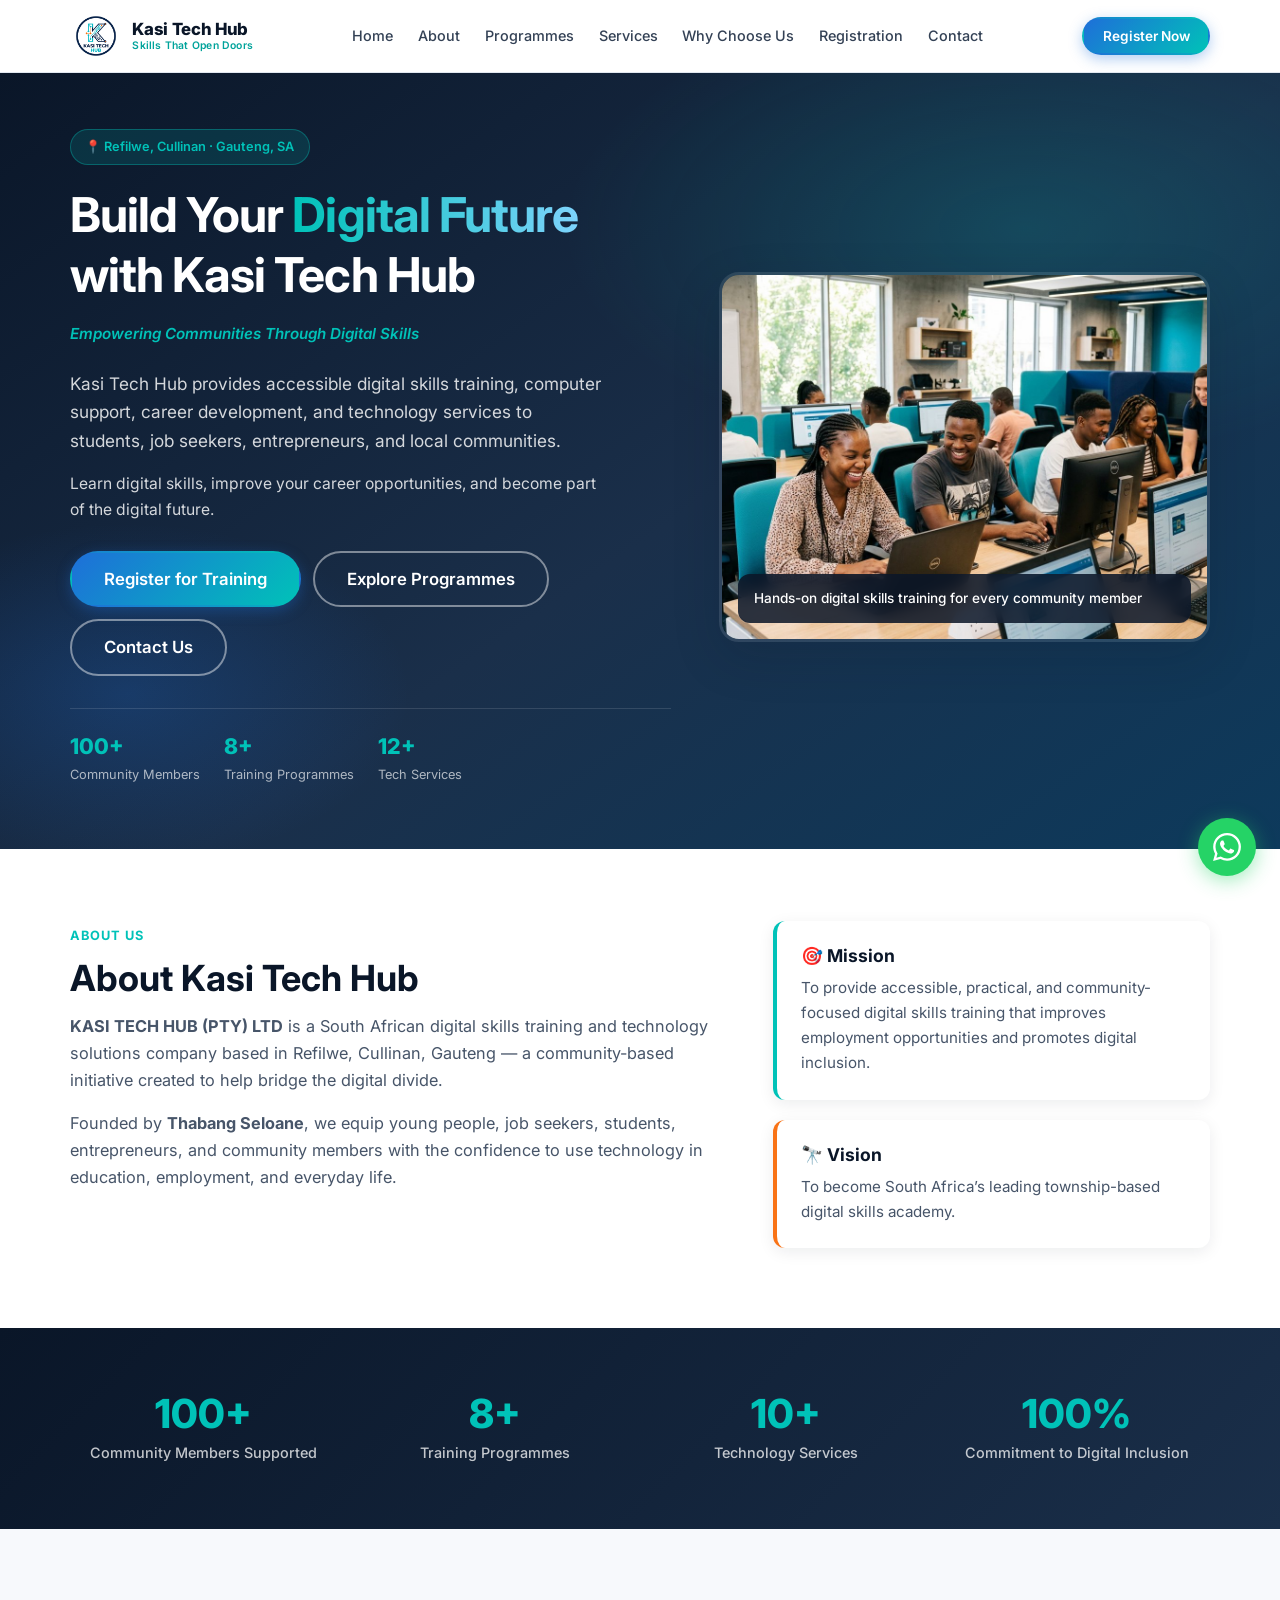
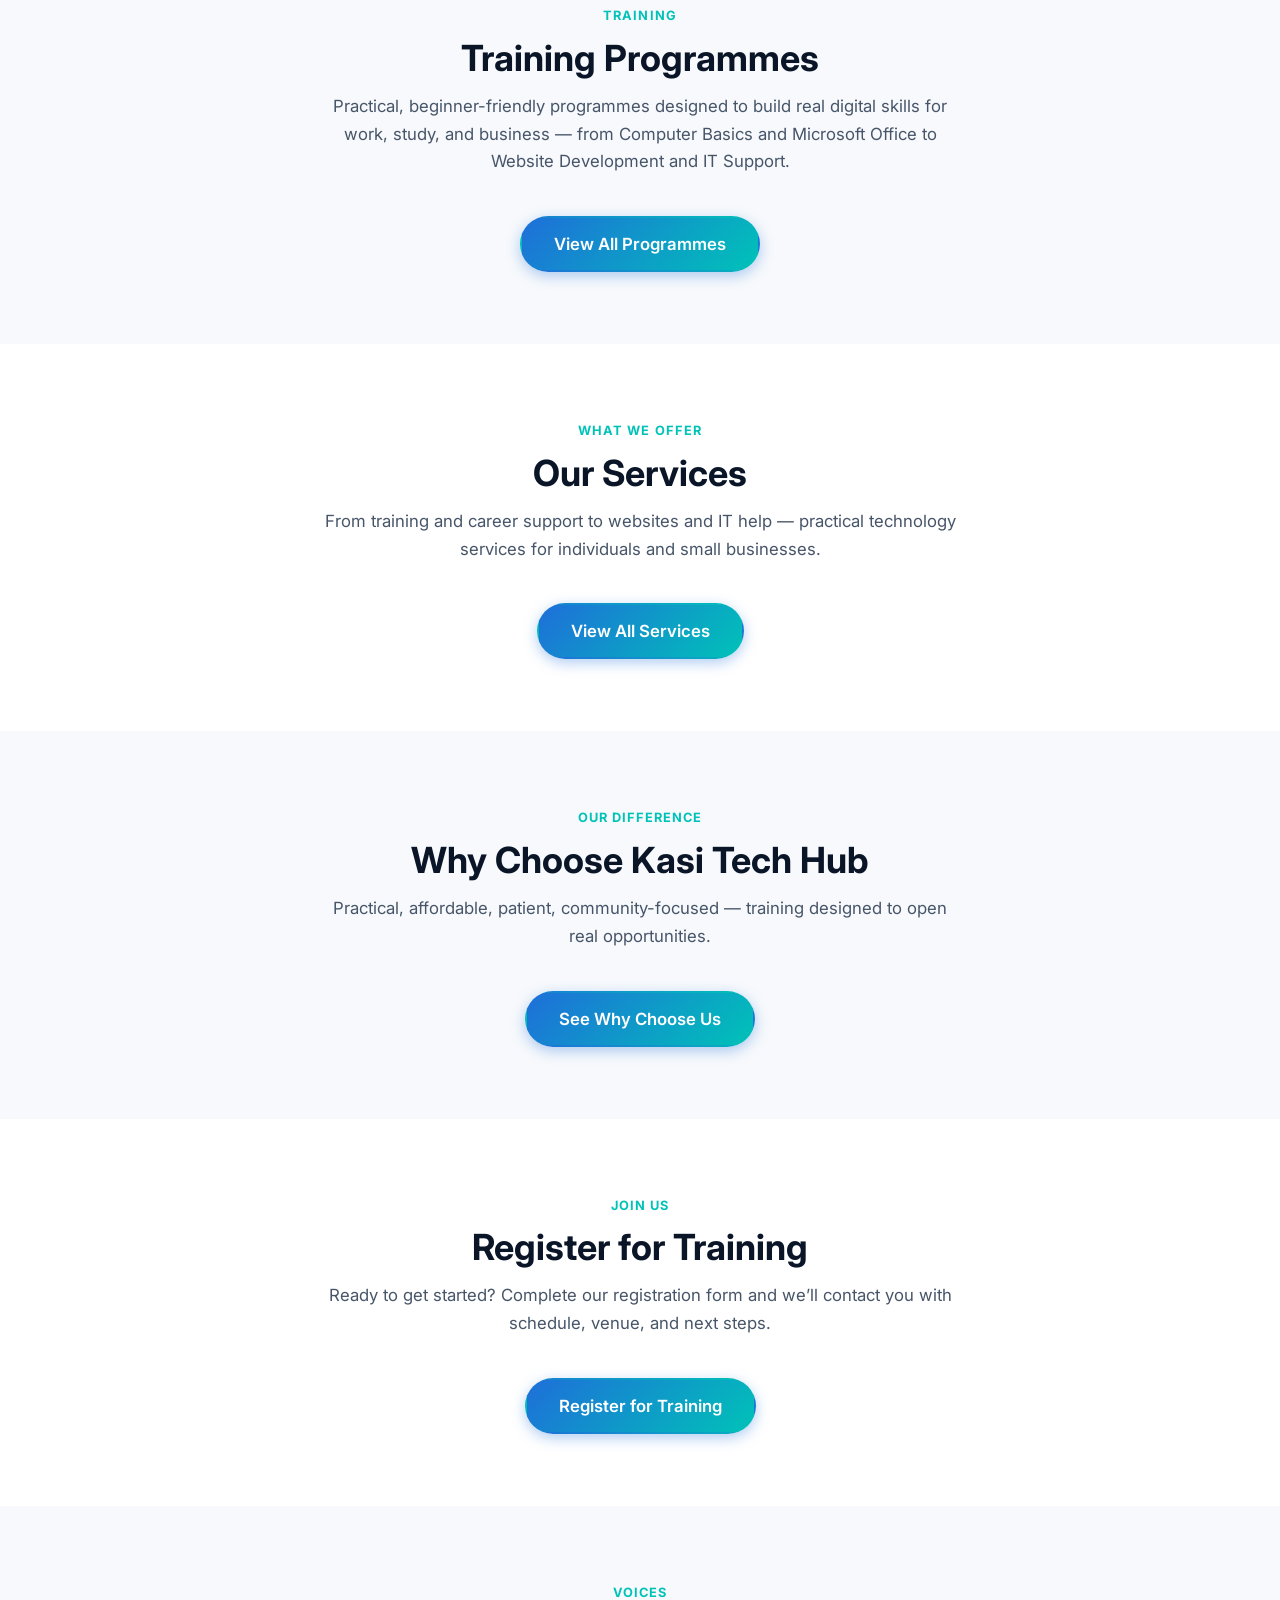
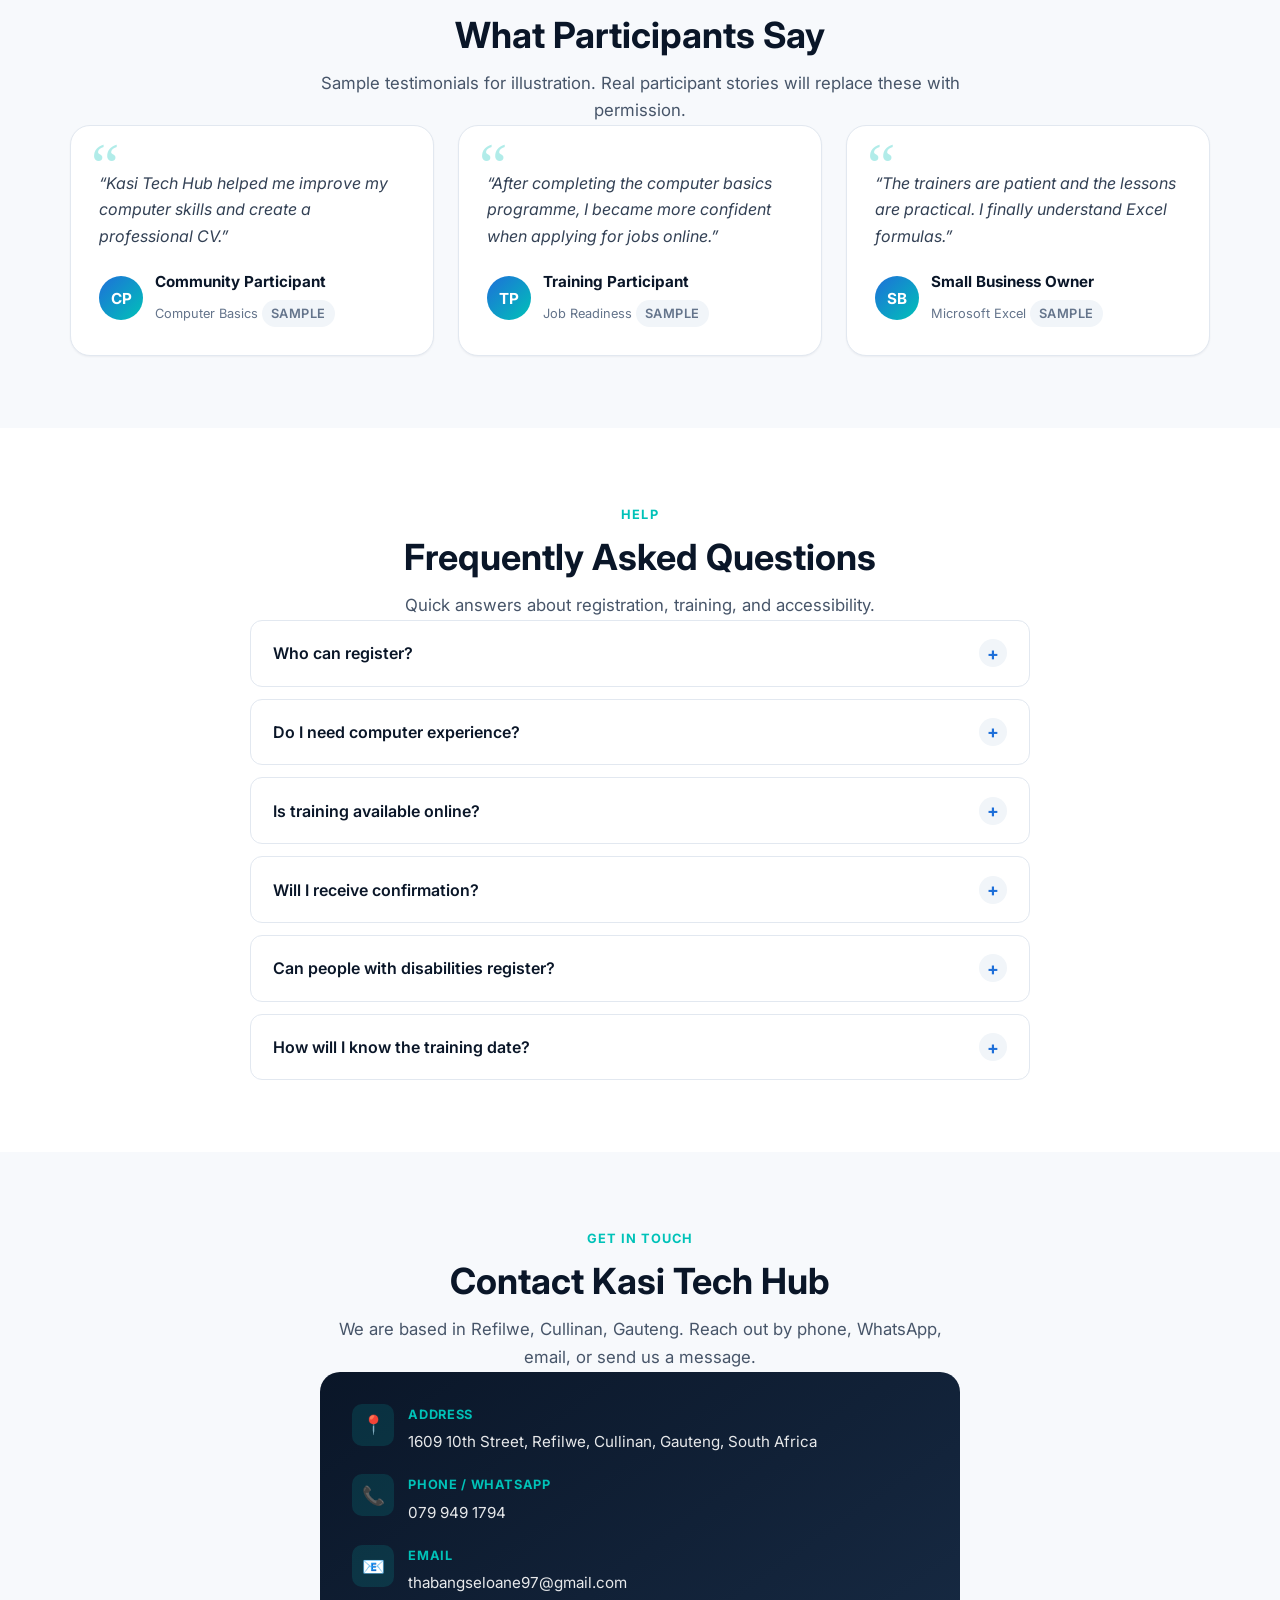
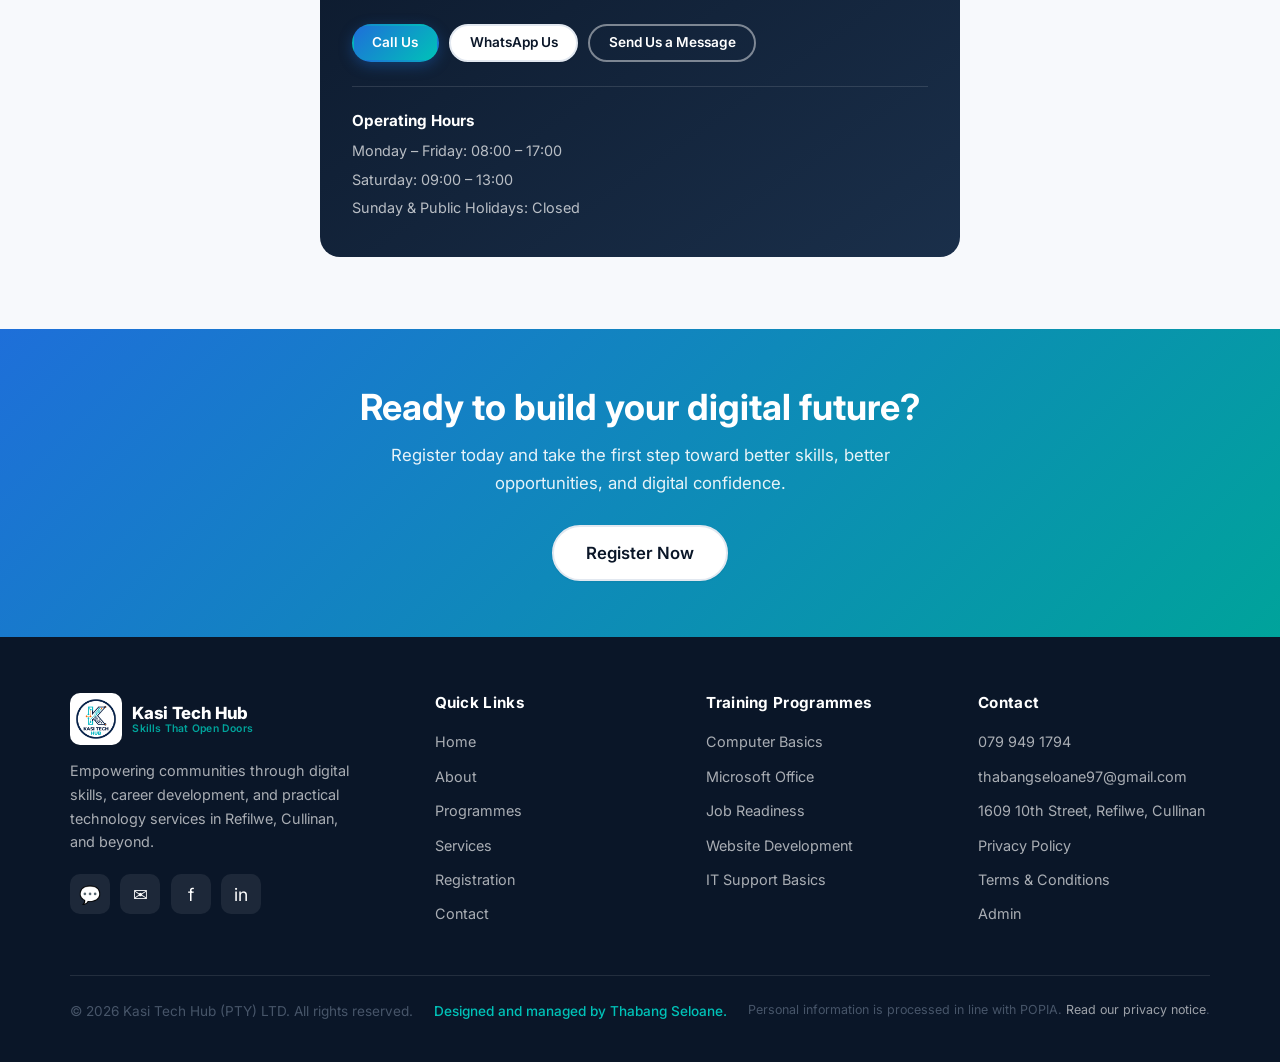
<file: index.html>
<!DOCTYPE html>

<html lang="en-ZA">
<head>
<meta charset="utf-8"/>
<meta content="width=device-width, initial-scale=1.0" name="viewport"/>





<!-- Open Graph -->












<link href="favicon.ico" rel="icon" type="image/x-icon"/>
<link href="https://fonts.googleapis.com" rel="preconnect"/>
<link crossorigin="" href="https://fonts.gstatic.com" rel="preconnect"/>
<link href="https://fonts.googleapis.com/css2?family=Inter:wght@400;500;600;700;800&amp;display=swap" rel="stylesheet"/>
<link href="style.css" rel="stylesheet"/>
<title>Kasi Tech Hub | Digital Skills Training in Cullinan</title><meta content="Kasi Tech Hub provides affordable computer training, Microsoft Office courses, CV support, job readiness and technology services in Refilwe, Cullinan." name="description"/><meta content="Kasi Tech Hub, computer training Cullinan, digital skills Refilwe, Microsoft Office training Gauteng, CV writing Cullinan, job readiness South Africa" name="keywords"/><meta content="Kasi Tech Hub (PTY) LTD" name="author"/><meta content="index, follow, max-image-preview:large, max-snippet:-1, max-video-preview:-1" name="robots"/><meta content="index, follow, max-image-preview:large, max-snippet:-1, max-video-preview:-1" name="googlebot"/><meta content="index, follow, max-image-preview:large, max-snippet:-1, max-video-preview:-1" name="bingbot"/><meta content="#0b4f9c" name="theme-color"/><meta content="ZA-GP" name="geo.region"/><meta content="Refilwe, Cullinan" name="geo.placename"/><meta content="-25.6700, 28.5200" name="ICBM"/><link href="https://kasitechhub.co.za/" rel="canonical"/><link href="https://kasitechhub.co.za/" hreflang="en-ZA" rel="alternate"/><link href="https://kasitechhub.co.za/" hreflang="x-default" rel="alternate"/><meta content="website" property="og:type"/><meta content="en_ZA" property="og:locale"/><meta content="Kasi Tech Hub (PTY) LTD" property="og:site_name"/><meta content="Kasi Tech Hub | Digital Skills Training in Cullinan" property="og:title"/><meta content="Kasi Tech Hub provides affordable computer training, Microsoft Office courses, CV support, job readiness and technology services in Refilwe, Cullinan." property="og:description"/><meta content="https://kasitechhub.co.za/" property="og:url"/><meta content="https://kasitechhub.co.za/hero-image.jpg" property="og:image"/><meta content="Kasi Tech Hub digital skills training in Refilwe, Cullinan" property="og:image:alt"/><meta content="summary_large_image" name="twitter:card"/><meta content="Kasi Tech Hub | Digital Skills Training in Cullinan" name="twitter:title"/><meta content="Kasi Tech Hub provides affordable computer training, Microsoft Office courses, CV support, job readiness and technology services in Refilwe, Cullinan." name="twitter:description"/><meta content="https://kasitechhub.co.za/hero-image.jpg" name="twitter:image"/><script type="application/ld+json">{
  "@context": "https://schema.org",
  "@graph": [
    {
      "@context": "https://schema.org",
      "@type": [
        "EducationalOrganization",
        "LocalBusiness"
      ],
      "@id": "https://kasitechhub.co.za/#organization",
      "name": "Kasi Tech Hub (PTY) LTD",
      "alternateName": "Kasi Tech Hub",
      "url": "https://kasitechhub.co.za",
      "logo": "https://kasitechhub.co.za/logo.png",
      "image": "https://kasitechhub.co.za/hero-image.jpg",
      "description": "Community-based digital skills training and technology solutions company in Refilwe, Cullinan.",
      "telephone": "+27799491794",
      "email": "thabangseloane97@gmail.com",
      "founder": {
        "@type": "Person",
        "name": "Thabang Seloane"
      },
      "address": {
        "@type": "PostalAddress",
        "streetAddress": "1609 10th Street",
        "addressLocality": "Refilwe",
        "addressRegion": "Gauteng",
        "postalCode": "1003",
        "addressCountry": "ZA"
      },
      "areaServed": [
        "Refilwe",
        "Cullinan",
        "Pretoria",
        "Gauteng",
        "South Africa"
      ],
      "slogan": "Skills That Open Doors",
      "priceRange": "R"
    },
    {
      "@context": "https://schema.org",
      "@type": "WebSite",
      "@id": "https://kasitechhub.co.za/#website",
      "url": "https://kasitechhub.co.za",
      "name": "Kasi Tech Hub (PTY) LTD",
      "publisher": {
        "@id": "https://kasitechhub.co.za/#organization"
      },
      "inLanguage": "en-ZA"
    },
    {
      "@context": "https://schema.org",
      "@type": "WebPage",
      "@id": "https://kasitechhub.co.za/#webpage",
      "url": "https://kasitechhub.co.za/",
      "name": "Kasi Tech Hub | Digital Skills Training in Cullinan",
      "description": "Kasi Tech Hub provides affordable computer training, Microsoft Office courses, CV support, job readiness and technology services in Refilwe, Cullinan.",
      "isPartOf": {
        "@id": "https://kasitechhub.co.za/#website"
      },
      "about": {
        "@id": "https://kasitechhub.co.za/#organization"
      },
      "inLanguage": "en-ZA"
    }
  ]
}</script></head>
<body>
<!-- ========== HEADER ========== -->
<header class="site-header">
<div class="container nav-wrapper">
<a aria-label="Kasi Tech Hub Home" class="logo" href="index.html">
<img alt="Kasi Tech Hub logo" class="logo-img" decoding="async" height="44" loading="lazy" src="logo.png" width="44"/>
<span class="logo-text">
<span class="logo-name">Kasi Tech Hub</span>
<span class="logo-tag">Skills That Open Doors</span>
</span>
</a>
<nav aria-label="Primary" class="nav-menu">
<a href="index.html">Home</a>
<a href="about.html">About</a>
<a href="programmes.html">Programmes</a>
<a href="services.html">Services</a>
<a href="why-us.html">Why Choose Us</a>
<a href="registration.html">Registration</a>
<a href="contact.html">Contact</a>
</nav>
<a class="btn btn-primary btn-sm nav-cta" href="registration.html">Register Now</a>
<button aria-controls="mobile-nav" aria-expanded="false" aria-label="Open menu" class="hamburger" type="button">
<span></span><span></span><span></span>
</button>
</div>
<nav aria-label="Mobile" class="mobile-nav" id="mobile-nav">
<a href="index.html">Home</a>
<a href="about.html">About</a>
<a href="programmes.html">Programmes</a>
<a href="services.html">Services</a>
<a href="why-us.html">Why Choose Us</a>
<a href="registration.html">Registration</a>
<a href="contact.html">Contact</a>
<a class="btn btn-primary" href="registration.html">Register Now</a>
</nav>
</header>
<main id="main">
<!-- ========== HERO ========== -->
<section class="hero" id="home">
<div class="container hero-grid">
<div class="hero-content">
<div class="hero-badge">📍 Refilwe, Cullinan · Gauteng, SA</div>
<h1>Build Your <span>Digital Future</span> with Kasi Tech Hub</h1>
<p class="hero-slogan">Empowering Communities Through Digital Skills</p>
<p class="hero-desc">
            Kasi Tech Hub provides accessible digital skills training, computer support, career development, and technology services to students, job seekers, entrepreneurs, and local communities.
          </p>
<p class="hero-desc" style="margin-top:-0.75rem;font-size:0.98rem;">
            Learn digital skills, improve your career opportunities, and become part of the digital future.
          </p>
<div class="hero-actions">
<a class="btn btn-primary btn-lg" href="registration.html">Register for Training</a>
<a class="btn btn-outline btn-lg" href="programmes.html">Explore Programmes</a>
<a class="btn btn-outline btn-lg" href="contact.html">Contact Us</a>
</div>
<div class="hero-meta">
<div class="hero-meta-item">
<strong>100+</strong>
<span>Community Members</span>
</div>
<div class="hero-meta-item">
<strong>8+</strong>
<span>Training Programmes</span>
</div>
<div class="hero-meta-item">
<strong>12+</strong>
<span>Tech Services</span>
</div>
</div>
</div>
<div class="hero-image-wrap fade-up">
<img alt="Young people learning computer skills at Kasi Tech Hub" decoding="async" fetchpriority="high" height="480" src="hero-image.jpg" width="640"/>
<div class="hero-image-badge">Hands-on digital skills training for every community member</div>
</div>
</div>
</section>
<!-- ========== ABOUT TEASER ========== -->
<section class="section" id="about">
<div class="container">
<div class="about-grid">
<div class="about-content fade-up">
<span class="section-label">About Us</span>
<h2 class="section-title">About Kasi Tech Hub</h2>
<p>
<strong>KASI TECH HUB (PTY) LTD</strong> is a South African digital skills training and technology solutions company based in Refilwe, Cullinan, Gauteng — a community-based initiative created to help bridge the digital divide.
            </p>
<p>
              Founded by <strong>Thabang Seloane</strong>, we equip young people, job seekers, students, entrepreneurs, and community members with the confidence to use technology in education, employment, and everyday life.
            </p>
<a class="btn btn-outline" href="about.html">Read More About Us</a>
</div>
<div class="mv-cards fade-up">
<div class="mv-card">
<h3>🎯 Mission</h3>
<p>To provide accessible, practical, and community-focused digital skills training that improves employment opportunities and promotes digital inclusion.</p>
</div>
<div class="mv-card vision">
<h3>🔭 Vision</h3>
<p>To become South Africa’s leading township-based digital skills academy.</p>
</div>
</div>
</div>
</div>
</section>
<!-- ========== STATS ========== -->
<section aria-label="Key statistics" class="stats-bar">
<div class="container">
<div class="stats-grid">
<div class="stat-item fade-up">
<div class="stat-number" data-target="100">100+</div>
<div class="stat-label">Community Members Supported</div>
</div>
<div class="stat-item fade-up">
<div class="stat-number">8+</div>
<div class="stat-label">Training Programmes</div>
</div>
<div class="stat-item fade-up">
<div class="stat-number">10+</div>
<div class="stat-label">Technology Services</div>
</div>
<div class="stat-item fade-up">
<div class="stat-number">100%</div>
<div class="stat-label">Commitment to Digital Inclusion</div>
</div>
</div>
</div>
</section>
<!-- ========== PROGRAMMES TEASER ========== -->
<section class="section section-alt" id="programmes">
<div class="container">
<div class="text-center fade-up">
<span class="section-label">Training</span>
<h2 class="section-title">Training Programmes</h2>
<p class="section-desc">Practical, beginner-friendly programmes designed to build real digital skills for work, study, and business — from Computer Basics and Microsoft Office to Website Development and IT Support.</p>
<a class="btn btn-primary btn-lg" href="programmes.html">View All Programmes</a>
</div>
</div>
</section>
<!-- ========== SERVICES TEASER ========== -->
<section class="section" id="services">
<div class="container">
<div class="text-center fade-up">
<span class="section-label">What We Offer</span>
<h2 class="section-title">Our Services</h2>
<p class="section-desc">From training and career support to websites and IT help — practical technology services for individuals and small businesses.</p>
<a class="btn btn-primary btn-lg" href="services.html">View All Services</a>
</div>
</div>
</section>
<!-- ========== WHY CHOOSE US TEASER ========== -->
<section class="section section-alt" id="why-us">
<div class="container">
<div class="text-center fade-up">
<span class="section-label">Our Difference</span>
<h2 class="section-title">Why Choose Kasi Tech Hub</h2>
<p class="section-desc">Practical, affordable, patient, community-focused — training designed to open real opportunities.</p>
<a class="btn btn-primary btn-lg" href="why-us.html">See Why Choose Us</a>
</div>
</div>
</section>
<!-- ========== REGISTRATION TEASER ========== -->
<section class="section" id="registration">
<div class="container">
<div class="text-center fade-up">
<span class="section-label">Join Us</span>
<h2 class="section-title">Register for Training</h2>
<p class="section-desc">Ready to get started? Complete our registration form and we’ll contact you with schedule, venue, and next steps.</p>
<a class="btn btn-primary btn-lg" href="registration.html">Register for Training</a>
</div>
</div>
</section>
<!-- ========== TESTIMONIALS ========== -->
<section class="section section-alt" id="testimonials">
<div class="container">
<div class="text-center fade-up">
<span class="section-label">Voices</span>
<h2 class="section-title">What Participants Say</h2>
<p class="section-desc">Sample testimonials for illustration. Real participant stories will replace these with permission.</p>
</div>
<div class="testimonials-grid">
<article class="testimonial-card fade-up">
<p class="testimonial-text">“Kasi Tech Hub helped me improve my computer skills and create a professional CV.”</p>
<div class="testimonial-author">
<div aria-hidden="true" class="author-avatar">CP</div>
<div class="author-info">
<strong>Community Participant</strong>
<span>Computer Basics</span>
<span class="sample-badge">Sample</span>
</div>
</div>
</article>
<article class="testimonial-card fade-up">
<p class="testimonial-text">“After completing the computer basics programme, I became more confident when applying for jobs online.”</p>
<div class="testimonial-author">
<div aria-hidden="true" class="author-avatar">TP</div>
<div class="author-info">
<strong>Training Participant</strong>
<span>Job Readiness</span>
<span class="sample-badge">Sample</span>
</div>
</div>
</article>
<article class="testimonial-card fade-up">
<p class="testimonial-text">“The trainers are patient and the lessons are practical. I finally understand Excel formulas.”</p>
<div class="testimonial-author">
<div aria-hidden="true" class="author-avatar">SB</div>
<div class="author-info">
<strong>Small Business Owner</strong>
<span>Microsoft Excel</span>
<span class="sample-badge">Sample</span>
</div>
</div>
</article>
</div>
</div>
</section>
<!-- ========== FAQ ========== -->
<section class="section" id="faq">
<div class="container">
<div class="text-center fade-up">
<span class="section-label">Help</span>
<h2 class="section-title">Frequently Asked Questions</h2>
<p class="section-desc">Quick answers about registration, training, and accessibility.</p>
</div>
<div class="faq-list fade-up">
<div class="faq-item">
<button aria-expanded="false" class="faq-question" type="button">
              Who can register?
              <span aria-hidden="true" class="faq-icon">+</span>
</button>
<div class="faq-answer">
<div class="faq-answer-inner">Anyone interested in improving their digital skills may register, including students, job seekers, entrepreneurs, and community members.</div>
</div>
</div>
<div class="faq-item">
<button aria-expanded="false" class="faq-question" type="button">
              Do I need computer experience?
              <span aria-hidden="true" class="faq-icon">+</span>
</button>
<div class="faq-answer">
<div class="faq-answer-inner">No. Beginner programmes are available for participants with no previous computer experience.</div>
</div>
</div>
<div class="faq-item">
<button aria-expanded="false" class="faq-question" type="button">
              Is training available online?
              <span aria-hidden="true" class="faq-icon">+</span>
</button>
<div class="faq-answer">
<div class="faq-answer-inner">Training may be available in person, online, or through a hybrid learning method. Select your preferred method when you register.</div>
</div>
</div>
<div class="faq-item">
<button aria-expanded="false" class="faq-question" type="button">
              Will I receive confirmation?
              <span aria-hidden="true" class="faq-icon">+</span>
</button>
<div class="faq-answer">
<div class="faq-answer-inner">Yes. A confirmation email is sent after successful registration. You will also receive a unique reference number (for example KTH-2026-00001).</div>
</div>
</div>
<div class="faq-item">
<button aria-expanded="false" class="faq-question" type="button">
              Can people with disabilities register?
              <span aria-hidden="true" class="faq-icon">+</span>
</button>
<div class="faq-answer">
<div class="faq-answer-inner">Yes. Kasi Tech Hub supports inclusive participation. Applicants may describe any reasonable accessibility requirements in the registration form.</div>
</div>
</div>
<div class="faq-item">
<button aria-expanded="false" class="faq-question" type="button">
              How will I know the training date?
              <span aria-hidden="true" class="faq-icon">+</span>
</button>
<div class="faq-answer">
<div class="faq-answer-inner">Kasi Tech Hub will contact registered participants after reviewing their registration with details about the schedule, venue, and next steps.</div>
</div>
</div>
</div>
</div>
</section>
<!-- ========== CONTACT TEASER ========== -->
<section class="section section-alt" id="contact">
<div class="container">
<div class="text-center fade-up">
<span class="section-label">Get in Touch</span>
<h2 class="section-title">Contact Kasi Tech Hub</h2>
<p class="section-desc">We are based in Refilwe, Cullinan, Gauteng. Reach out by phone, WhatsApp, email, or send us a message.</p>
</div>
<div class="contact-info-card fade-up" style="max-width:640px;margin:0 auto;">
<div class="contact-detail">
<div aria-hidden="true" class="contact-detail-icon">📍</div>
<div>
<strong>Address</strong>
<span>1609 10th Street, Refilwe, Cullinan, Gauteng, South Africa</span>
</div>
</div>
<div class="contact-detail">
<div aria-hidden="true" class="contact-detail-icon">📞</div>
<div>
<strong>Phone / WhatsApp</strong>
<a href="tel:+27799491794">079 949 1794</a>
</div>
</div>
<div class="contact-detail">
<div aria-hidden="true" class="contact-detail-icon">📧</div>
<div>
<strong>Email</strong>
<a href="mailto:thabangseloane97@gmail.com">thabangseloane97@gmail.com</a>
</div>
</div>
<div class="contact-actions">
<a class="btn btn-primary btn-sm" href="tel:+27799491794">Call Us</a>
<a class="btn btn-secondary btn-sm" href="https://wa.me/27799491794?text=Hello%20Kasi%20Tech%20Hub.%20I%20would%20like%20more%20information%20about%20your%20training%20programmes." rel="noopener noreferrer" target="_blank">WhatsApp Us</a>
<a class="btn btn-outline btn-sm" href="contact.html">Send Us a Message</a>
</div>
<div class="hours-box">
<h4>Operating Hours</h4>
<p>Monday – Friday: 08:00 – 17:00</p>
<p>Saturday: 09:00 – 13:00</p>
<p>Sunday &amp; Public Holidays: Closed</p>
</div>
</div>
</div>
</section>
<!-- ========== CTA ========== -->
<section class="cta-banner">
<div class="container">
<h2>Ready to build your digital future?</h2>
<p>Register today and take the first step toward better skills, better opportunities, and digital confidence.</p>
<a class="btn btn-secondary btn-lg" href="registration.html">Register Now</a>
</div>
</section>
</main>
<!-- ========== FOOTER ========== -->
<footer class="site-footer">
<div class="container">
<div class="footer-grid">
<div class="footer-brand">
<a class="logo" href="index.html">
<img alt="" class="logo-img" decoding="async" height="44" loading="lazy" src="logo.png" width="44"/>
<span class="logo-text">
<span class="logo-name">Kasi Tech Hub</span>
<span class="logo-tag">Skills That Open Doors</span>
</span>
</a>
<p>Empowering communities through digital skills, career development, and practical technology services in Refilwe, Cullinan, and beyond.</p>
<div class="social-links">
<a aria-label="WhatsApp" class="social-link" href="https://wa.me/27799491794" rel="noopener noreferrer" target="_blank">💬</a>
<a aria-label="Email" class="social-link" href="mailto:thabangseloane97@gmail.com">✉️</a>
<a aria-label="Facebook" class="social-link" href="https://facebook.com" rel="noopener noreferrer" target="_blank">f</a>
<a aria-label="LinkedIn" class="social-link" href="https://www.linkedin.com" rel="noopener noreferrer" target="_blank">in</a>
</div>
</div>
<div class="footer-col">
<h4>Quick Links</h4>
<ul>
<li><a href="index.html">Home</a></li>
<li><a href="about.html">About</a></li>
<li><a href="programmes.html">Programmes</a></li>
<li><a href="services.html">Services</a></li>
<li><a href="registration.html">Registration</a></li>
<li><a href="contact.html">Contact</a></li>
</ul>
</div>
<div class="footer-col">
<h4>Training Programmes</h4>
<ul>
<li><a href="programmes.html">Computer Basics</a></li>
<li><a href="programmes.html">Microsoft Office</a></li>
<li><a href="programmes.html">Job Readiness</a></li>
<li><a href="programmes.html">Website Development</a></li>
<li><a href="programmes.html">IT Support Basics</a></li>
</ul>
</div>
<div class="footer-col">
<h4>Contact</h4>
<ul>
<li><a href="tel:+27799491794">079 949 1794</a></li>
<li><a href="mailto:thabangseloane97@gmail.com">thabangseloane97@gmail.com</a></li>
<li><span style="color:rgba(255,255,255,0.65);font-size:0.9rem;">1609 10th Street, Refilwe, Cullinan</span></li>
<li><a href="privacy.html">Privacy Policy</a></li>
<li><a href="terms.html">Terms &amp; Conditions</a></li>
<li><a href="admin.html">Admin</a></li>
</ul>
</div>
</div>
<div class="footer-bottom">
<p>© <span data-year="">2026</span> Kasi Tech Hub (PTY) LTD. All rights reserved.</p>
<p class="footer-credit">Designed and managed by Thabang Seloane.</p>
<p style="font-size:0.78rem;">Personal information is processed in line with POPIA. <a href="privacy.html">Read our privacy notice</a>.</p>
</div>
</div>
</footer>
<!-- Floating WhatsApp -->
<a aria-label="Chat on WhatsApp" class="whatsapp-float" href="https://wa.me/27799491794?text=Hello%20Kasi%20Tech%20Hub.%20I%20would%20like%20more%20information%20about%20your%20training%20programmes." rel="noopener noreferrer" target="_blank">
<svg aria-hidden="true" fill="currentColor" height="28" viewbox="0 0 24 24" width="28"><path d="M17.472 14.382c-.297-.149-1.758-.867-2.03-.967-.273-.099-.471-.148-.67.15-.197.297-.767.966-.94 1.164-.173.199-.347.223-.644.075-.297-.15-1.255-.463-2.39-1.475-.883-.788-1.48-1.761-1.653-2.059-.173-.297-.018-.458.13-.606.134-.133.298-.347.446-.52.149-.174.198-.298.298-.497.099-.198.05-.371-.025-.52-.075-.149-.669-1.612-.916-2.207-.242-.579-.487-.5-.669-.51-.173-.008-.371-.01-.57-.01-.198 0-.52.074-.792.372-.272.297-1.04 1.016-1.04 2.479 0 1.462 1.065 2.875 1.213 3.074.149.198 2.096 3.2 5.077 4.487.709.306 1.262.489 1.694.625.712.227 1.36.195 1.871.118.571-.085 1.758-.719 2.006-1.413.248-.694.248-1.289.173-1.413-.074-.124-.272-.198-.57-.347m-5.421 7.403h-.004a9.87 9.87 0 01-5.031-1.378l-.361-.214-3.741.982.998-3.648-.235-.374a9.86 9.86 0 01-1.51-5.26c.001-5.45 4.436-9.884 9.888-9.884 2.64 0 5.122 1.03 6.988 2.898a9.825 9.825 0 012.893 6.994c-.003 5.45-4.435 9.884-9.885 9.884m8.413-18.297A11.815 11.815 0 0012.05 0C5.495 0 .16 5.335.157 11.892c0 2.096.547 4.142 1.588 5.945L.057 24l6.305-1.654a11.882 11.882 0 005.683 1.448h.005c6.554 0 11.89-5.335 11.893-11.893a11.821 11.821 0 00-3.48-8.413z"></path></svg>
</a>
<!-- EmailJS SDK -->
<script src="main.js"></script>
</body>
</html>
</file>
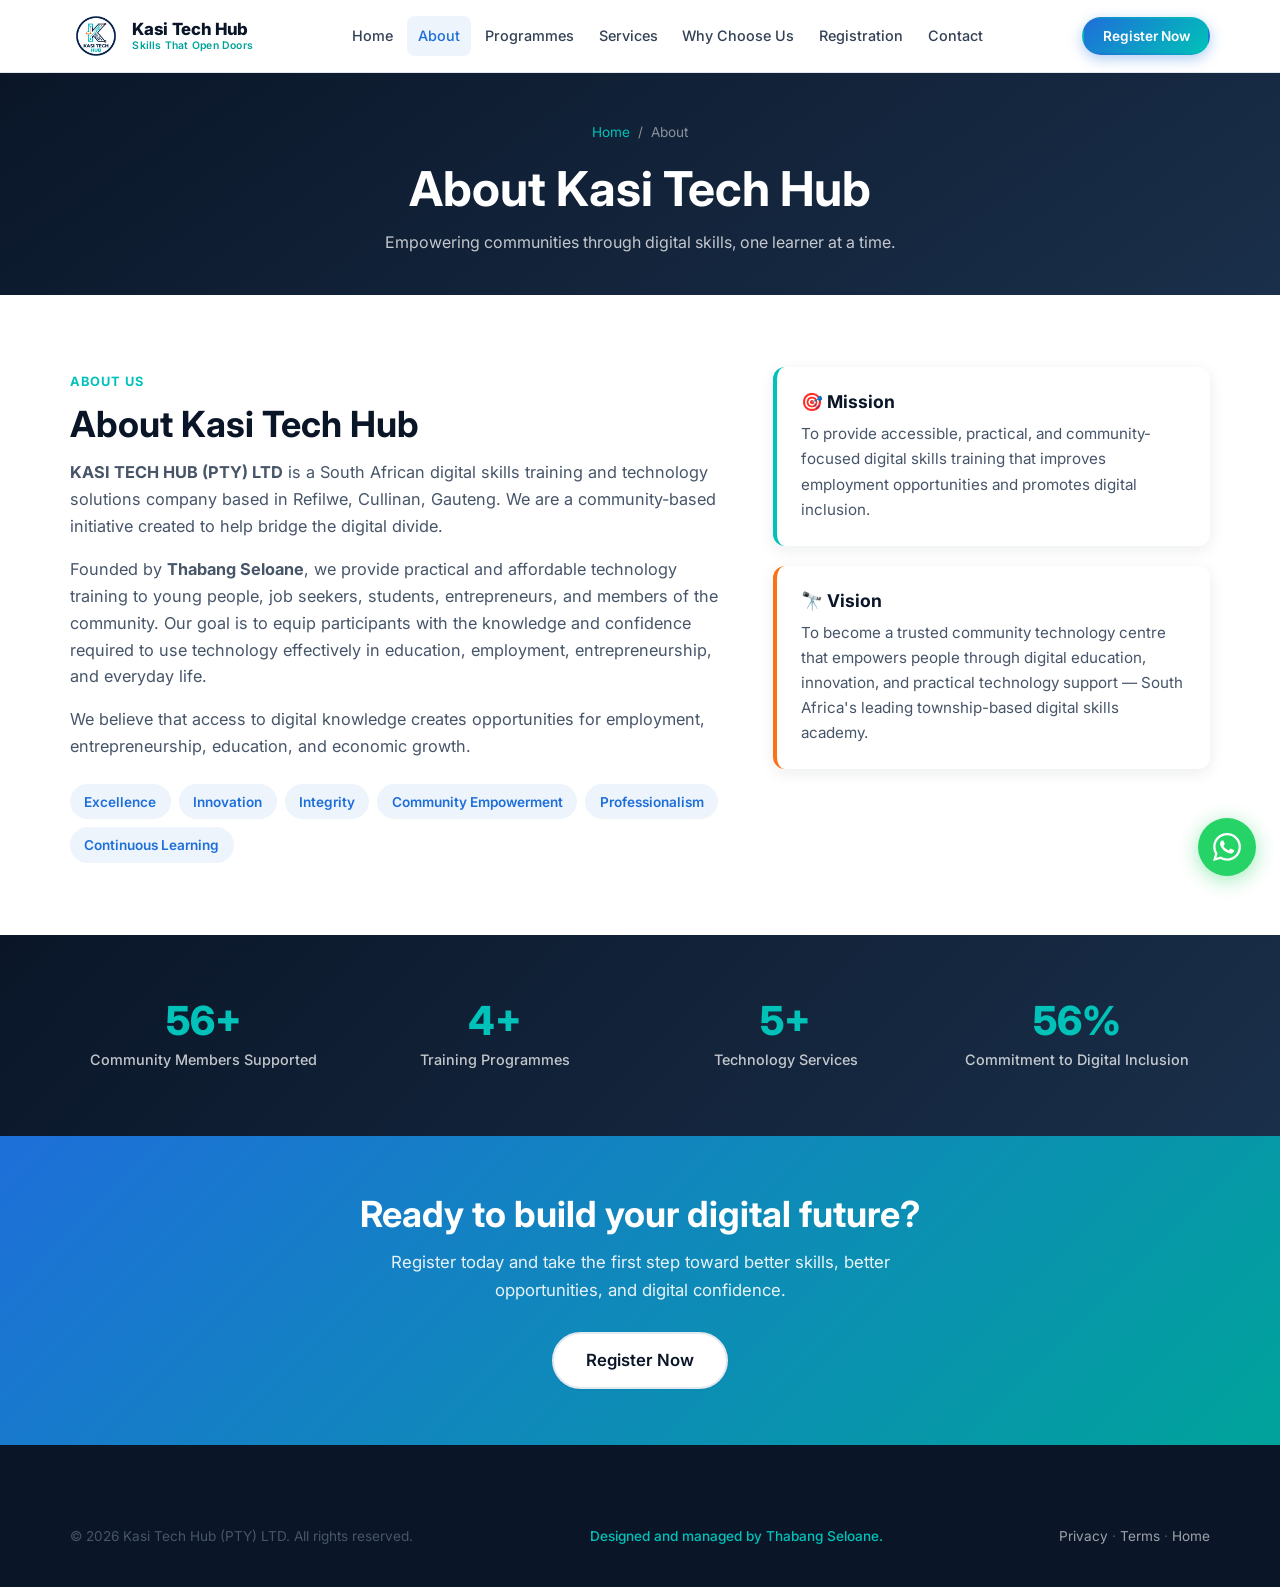
<file: about.html>
<!DOCTYPE html>

<html lang="en-ZA">
<head>
<meta charset="utf-8"/>
<meta content="width=device-width, initial-scale=1.0" name="viewport"/>







<link href="favicon.ico" rel="icon" type="image/x-icon"/>
<link href="https://fonts.googleapis.com" rel="preconnect"/>
<link crossorigin="" href="https://fonts.gstatic.com" rel="preconnect"/>
<link href="https://fonts.googleapis.com/css2?family=Inter:wght@400;500;600;700;800&amp;display=swap" rel="stylesheet"/>
<link href="style.css" rel="stylesheet"/>
<title>About Kasi Tech Hub | Digital Empowerment in Refilwe</title><meta content="Learn about Kasi Tech Hub, a community-based digital skills and technology centre founded by Thabang Seloane in Refilwe, Cullinan." name="description"/><meta content="about Kasi Tech Hub, Thabang Seloane, township technology hub, digital inclusion Refilwe, community computer centre Cullinan" name="keywords"/><meta content="Kasi Tech Hub (PTY) LTD" name="author"/><meta content="index, follow, max-image-preview:large, max-snippet:-1, max-video-preview:-1" name="robots"/><meta content="index, follow, max-image-preview:large, max-snippet:-1, max-video-preview:-1" name="googlebot"/><meta content="index, follow, max-image-preview:large, max-snippet:-1, max-video-preview:-1" name="bingbot"/><meta content="#0b4f9c" name="theme-color"/><meta content="ZA-GP" name="geo.region"/><meta content="Refilwe, Cullinan" name="geo.placename"/><meta content="-25.6700, 28.5200" name="ICBM"/><link href="https://kasitechhub.co.za/about.html" rel="canonical"/><link href="https://kasitechhub.co.za/about.html" hreflang="en-ZA" rel="alternate"/><link href="https://kasitechhub.co.za/about.html" hreflang="x-default" rel="alternate"/><meta content="website" property="og:type"/><meta content="en_ZA" property="og:locale"/><meta content="Kasi Tech Hub (PTY) LTD" property="og:site_name"/><meta content="About Kasi Tech Hub | Digital Empowerment in Refilwe" property="og:title"/><meta content="Learn about Kasi Tech Hub, a community-based digital skills and technology centre founded by Thabang Seloane in Refilwe, Cullinan." property="og:description"/><meta content="https://kasitechhub.co.za/about.html" property="og:url"/><meta content="https://kasitechhub.co.za/hero-image.jpg" property="og:image"/><meta content="Kasi Tech Hub digital skills training in Refilwe, Cullinan" property="og:image:alt"/><meta content="summary_large_image" name="twitter:card"/><meta content="About Kasi Tech Hub | Digital Empowerment in Refilwe" name="twitter:title"/><meta content="Learn about Kasi Tech Hub, a community-based digital skills and technology centre founded by Thabang Seloane in Refilwe, Cullinan." name="twitter:description"/><meta content="https://kasitechhub.co.za/hero-image.jpg" name="twitter:image"/><script type="application/ld+json">{
  "@context": "https://schema.org",
  "@graph": [
    {
      "@context": "https://schema.org",
      "@type": [
        "EducationalOrganization",
        "LocalBusiness"
      ],
      "@id": "https://kasitechhub.co.za/#organization",
      "name": "Kasi Tech Hub (PTY) LTD",
      "alternateName": "Kasi Tech Hub",
      "url": "https://kasitechhub.co.za",
      "logo": "https://kasitechhub.co.za/logo.png",
      "image": "https://kasitechhub.co.za/hero-image.jpg",
      "description": "Community-based digital skills training and technology solutions company in Refilwe, Cullinan.",
      "telephone": "+27799491794",
      "email": "thabangseloane97@gmail.com",
      "founder": {
        "@type": "Person",
        "name": "Thabang Seloane"
      },
      "address": {
        "@type": "PostalAddress",
        "streetAddress": "1609 10th Street",
        "addressLocality": "Refilwe",
        "addressRegion": "Gauteng",
        "postalCode": "1003",
        "addressCountry": "ZA"
      },
      "areaServed": [
        "Refilwe",
        "Cullinan",
        "Pretoria",
        "Gauteng",
        "South Africa"
      ],
      "slogan": "Skills That Open Doors",
      "priceRange": "R"
    },
    {
      "@context": "https://schema.org",
      "@type": "WebSite",
      "@id": "https://kasitechhub.co.za/#website",
      "url": "https://kasitechhub.co.za",
      "name": "Kasi Tech Hub (PTY) LTD",
      "publisher": {
        "@id": "https://kasitechhub.co.za/#organization"
      },
      "inLanguage": "en-ZA"
    },
    {
      "@context": "https://schema.org",
      "@type": "AboutPage",
      "@id": "https://kasitechhub.co.za/about.html#webpage",
      "url": "https://kasitechhub.co.za/about.html",
      "name": "About Kasi Tech Hub | Digital Empowerment in Refilwe",
      "description": "Learn about Kasi Tech Hub, a community-based digital skills and technology centre founded by Thabang Seloane in Refilwe, Cullinan.",
      "isPartOf": {
        "@id": "https://kasitechhub.co.za/#website"
      },
      "about": {
        "@id": "https://kasitechhub.co.za/#organization"
      },
      "inLanguage": "en-ZA"
    },
    {
      "@context": "https://schema.org",
      "@type": "BreadcrumbList",
      "itemListElement": [
        {
          "@type": "ListItem",
          "position": 1,
          "name": "Home",
          "item": "https://kasitechhub.co.za/"
        },
        {
          "@type": "ListItem",
          "position": 2,
          "name": "About",
          "item": "https://kasitechhub.co.za/about.html"
        }
      ]
    }
  ]
}</script></head>
<body>
<header class="site-header">
<div class="container nav-wrapper">
<a aria-label="Kasi Tech Hub Home" class="logo" href="index.html">
<img alt="Kasi Tech Hub logo" class="logo-img" decoding="async" height="44" loading="lazy" src="logo.png" width="44"/>
<span class="logo-text">
<span class="logo-name">Kasi Tech Hub</span>
<span class="logo-tag">Skills That Open Doors</span>
</span>
</a>
<nav aria-label="Primary" class="nav-menu">
<a href="index.html">Home</a>
<a class="active" href="about.html">About</a>
<a href="programmes.html">Programmes</a>
<a href="services.html">Services</a>
<a href="why-us.html">Why Choose Us</a>
<a href="registration.html">Registration</a>
<a href="contact.html">Contact</a>
</nav>
<a class="btn btn-primary btn-sm nav-cta" href="registration.html">Register Now</a>
<button aria-controls="mobile-nav" aria-expanded="false" aria-label="Open menu" class="hamburger" type="button">
<span></span><span></span><span></span>
</button>
</div>
<nav aria-label="Mobile" class="mobile-nav" id="mobile-nav">
<a href="index.html">Home</a>
<a class="active" href="about.html">About</a>
<a href="programmes.html">Programmes</a>
<a href="services.html">Services</a>
<a href="why-us.html">Why Choose Us</a>
<a href="registration.html">Registration</a>
<a href="contact.html">Contact</a>
<a class="btn btn-primary" href="registration.html">Register Now</a>
</nav>
</header>
<main id="main">
<section class="page-hero">
<div class="container">
<div class="breadcrumb">
<a href="index.html">Home</a>
<span>/</span>
<span>About</span>
</div>
<h1>About Kasi Tech Hub</h1>
<p>Empowering communities through digital skills, one learner at a time.</p>
</div>
</section>
<section class="section">
<div class="container">
<div class="about-grid">
<div class="about-content fade-up">
<span class="section-label">About Us</span>
<h2 class="section-title">About Kasi Tech Hub</h2>
<p>
<strong>KASI TECH HUB (PTY) LTD</strong> is a South African digital skills training and technology solutions company based in Refilwe, Cullinan, Gauteng. We are a community-based initiative created to help bridge the digital divide.
            </p>
<p>
              Founded by <strong>Thabang Seloane</strong>, we provide practical and affordable technology training to young people, job seekers, students, entrepreneurs, and members of the community. Our goal is to equip participants with the knowledge and confidence required to use technology effectively in education, employment, entrepreneurship, and everyday life.
            </p>
<p>
              We believe that access to digital knowledge creates opportunities for employment, entrepreneurship, education, and economic growth.
            </p>
<div class="values-list">
<span class="value-tag">Excellence</span>
<span class="value-tag">Innovation</span>
<span class="value-tag">Integrity</span>
<span class="value-tag">Community Empowerment</span>
<span class="value-tag">Professionalism</span>
<span class="value-tag">Continuous Learning</span>
</div>
</div>
<div class="mv-cards fade-up">
<div class="mv-card">
<h3>🎯 Mission</h3>
<p>To provide accessible, practical, and community-focused digital skills training that improves employment opportunities and promotes digital inclusion.</p>
</div>
<div class="mv-card vision">
<h3>🔭 Vision</h3>
<p>To become a trusted community technology centre that empowers people through digital education, innovation, and practical technology support — South Africa's leading township-based digital skills academy.</p>
</div>
</div>
</div>
</div>
</section>
<section aria-label="Key statistics" class="stats-bar">
<div class="container">
<div class="stats-grid">
<div class="stat-item fade-up">
<div class="stat-number" data-target="100">100+</div>
<div class="stat-label">Community Members Supported</div>
</div>
<div class="stat-item fade-up">
<div class="stat-number" data-target="8">8+</div>
<div class="stat-label">Training Programmes</div>
</div>
<div class="stat-item fade-up">
<div class="stat-number" data-target="10">10+</div>
<div class="stat-label">Technology Services</div>
</div>
<div class="stat-item fade-up">
<div class="stat-number" data-target="100">100%</div>
<div class="stat-label">Commitment to Digital Inclusion</div>
</div>
</div>
</div>
</section>
<section class="cta-banner">
<div class="container">
<h2>Ready to build your digital future?</h2>
<p>Register today and take the first step toward better skills, better opportunities, and digital confidence.</p>
<a class="btn btn-secondary btn-lg" href="registration.html">Register Now</a>
</div>
</section>
</main>
<footer class="site-footer">
<div class="container">
<div class="footer-bottom" style="border:none;padding:1.5rem 0;">
<p>© <span data-year="">2026</span> Kasi Tech Hub (PTY) LTD. All rights reserved.</p>
<p class="footer-credit">Designed and managed by Thabang Seloane.</p>
<p><a href="privacy.html">Privacy</a> · <a href="terms.html">Terms</a> · <a href="index.html">Home</a></p>
</div>
</div>
</footer>
<a aria-label="Chat on WhatsApp" class="whatsapp-float" href="https://wa.me/27799491794?text=Hello%20Kasi%20Tech%20Hub.%20I%20would%20like%20more%20information%20about%20your%20training%20programmes." rel="noopener noreferrer" target="_blank">
<svg aria-hidden="true" fill="currentColor" height="28" viewbox="0 0 24 24" width="28"><path d="M17.472 14.382c-.297-.149-1.758-.867-2.03-.967-.273-.099-.471-.148-.67.15-.197.297-.767.966-.94 1.164-.173.199-.347.223-.644.075-.297-.15-1.255-.463-2.39-1.475-.883-.788-1.48-1.761-1.653-2.059-.173-.297-.018-.458.13-.606.134-.133.298-.347.446-.52.149-.174.198-.298.298-.497.099-.198.05-.371-.025-.52-.075-.149-.669-1.612-.916-2.207-.242-.579-.487-.5-.669-.51-.173-.008-.371-.01-.57-.01-.198 0-.52.074-.792.372-.272.297-1.04 1.016-1.04 2.479 0 1.462 1.065 2.875 1.213 3.074.149.198 2.096 3.2 5.077 4.487.709.306 1.262.489 1.694.625.712.227 1.36.195 1.871.118.571-.085 1.758-.719 2.006-1.413.248-.694.248-1.289.173-1.413-.074-.124-.272-.198-.57-.347m-5.421 7.403h-.004a9.87 9.87 0 01-5.031-1.378l-.361-.214-3.741.982.998-3.648-.235-.374a9.86 9.86 0 01-1.51-5.26c.001-5.45 4.436-9.884 9.888-9.884 2.64 0 5.122 1.03 6.988 2.898a9.825 9.825 0 012.893 6.994c-.003 5.45-4.435 9.884-9.885 9.884m8.413-18.297A11.815 11.815 0 0012.05 0C5.495 0 .16 5.335.157 11.892c0 2.096.547 4.142 1.588 5.945L.057 24l6.305-1.654a11.882 11.882 0 005.683 1.448h.005c6.554 0 11.89-5.335 11.893-11.893a11.821 11.821 0 00-3.48-8.413z"></path></svg>
</a>
<script src="main.js"></script>
<script src="about.js"></script>
</body>
</html>
</file>
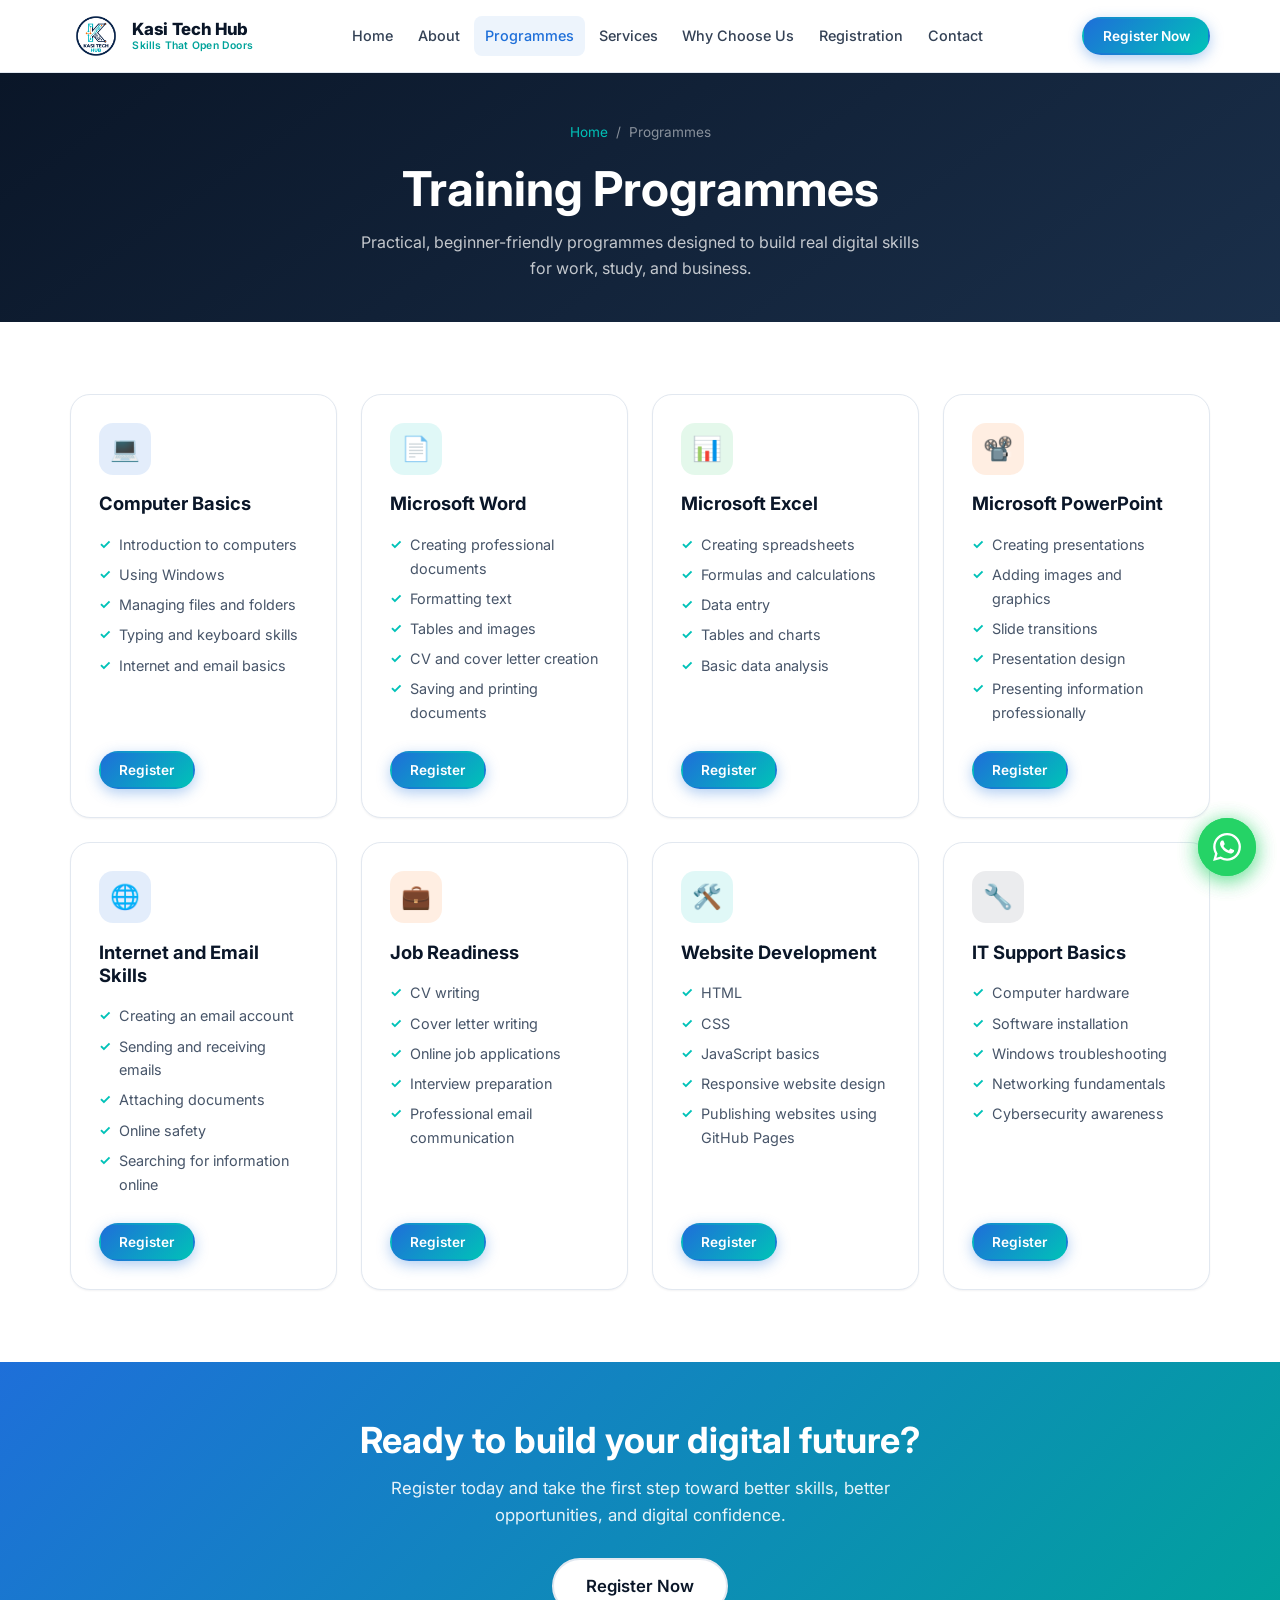
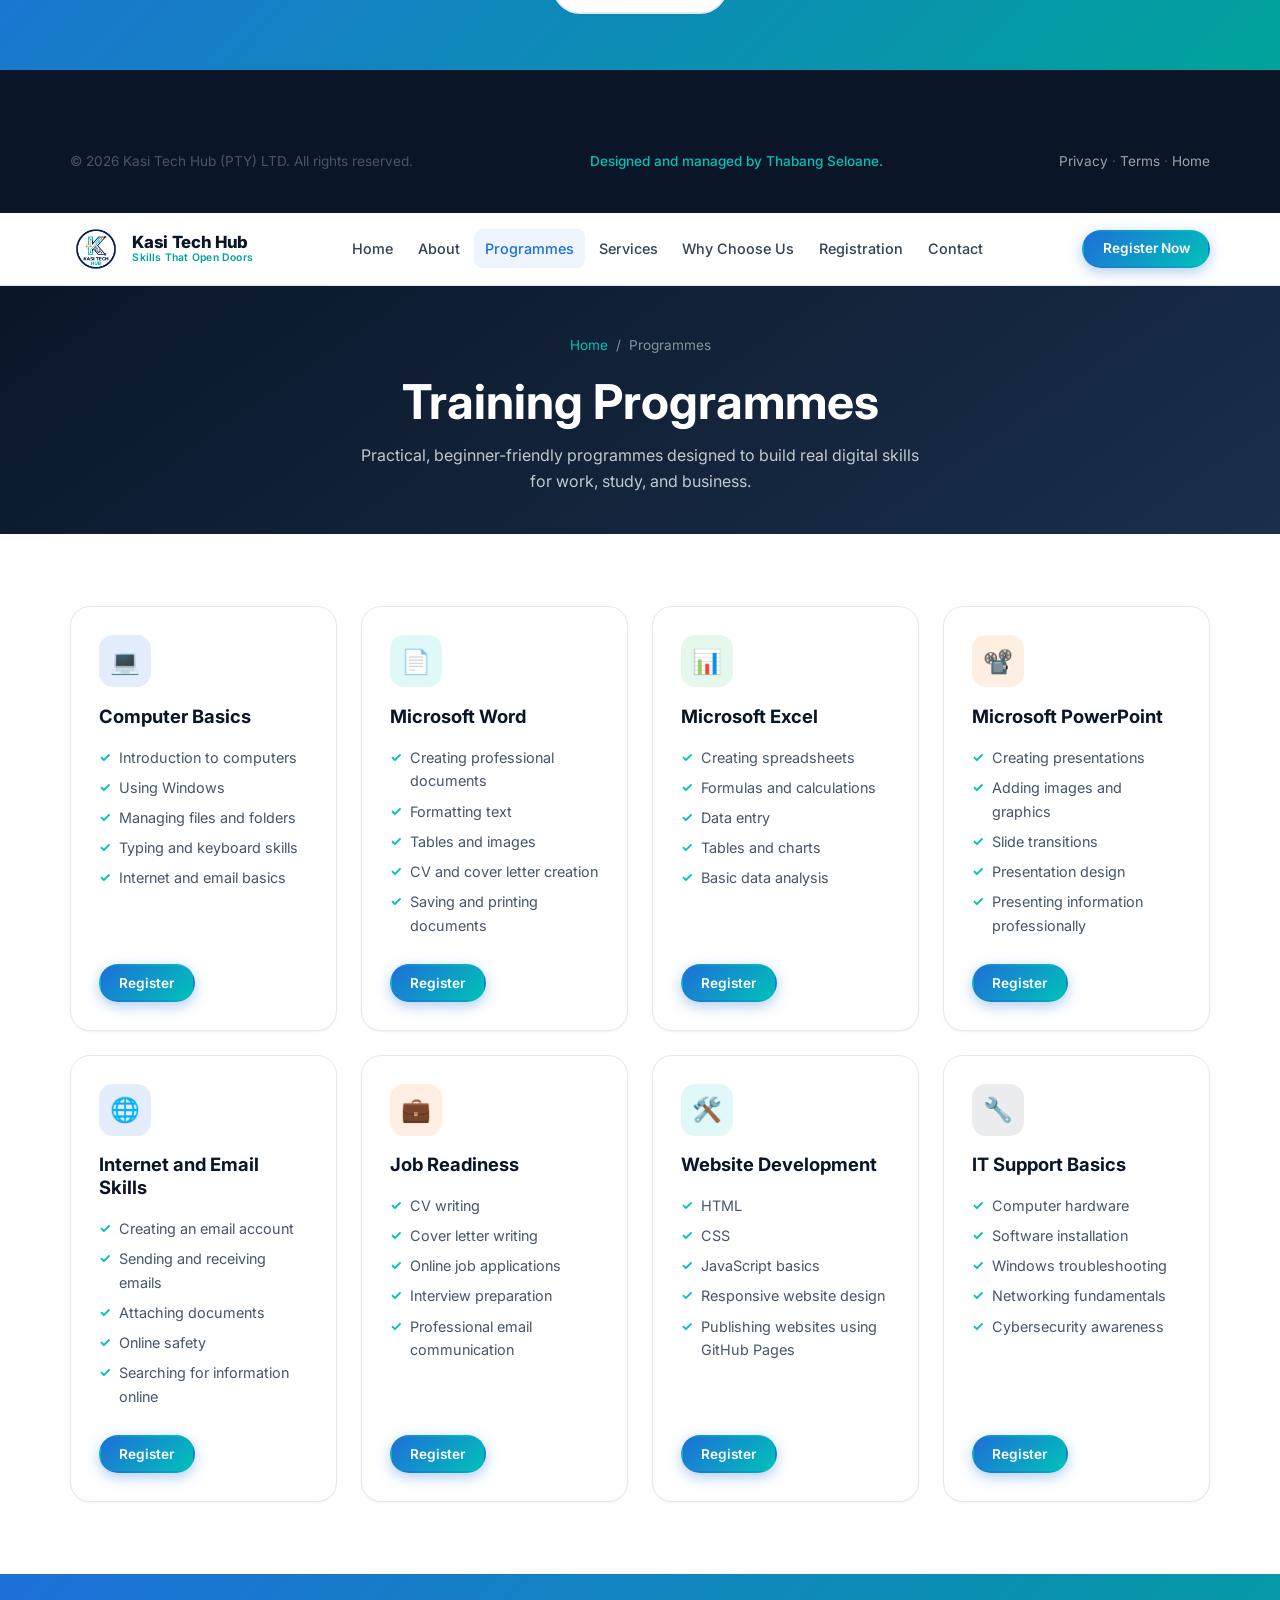
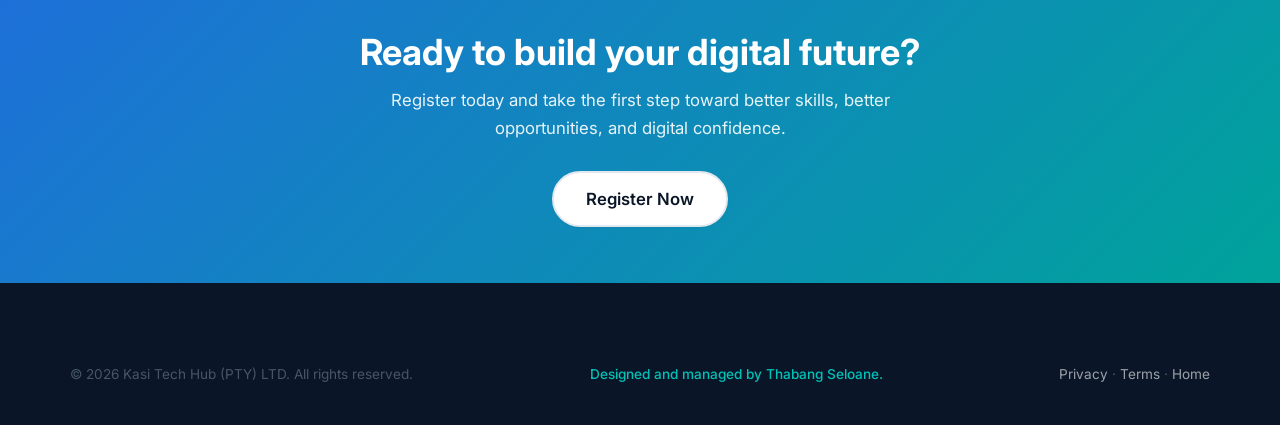
<file: programmes.html>
<!DOCTYPE html>

<html lang="en-ZA">
<head>
<meta charset="utf-8"/>
<meta content="width=device-width, initial-scale=1.0" name="viewport"/>







<link href="favicon.ico" rel="icon" type="image/x-icon"/>
<link href="https://fonts.googleapis.com" rel="preconnect"/>
<link crossorigin="" href="https://fonts.gstatic.com" rel="preconnect"/>
<link href="https://fonts.googleapis.com/css2?family=Inter:wght@400;500;600;700;800&amp;display=swap" rel="stylesheet"/>
<link href="style.css" rel="stylesheet"/>
<title>Computer Training Programmes in Cullinan | Kasi Tech Hub</title><meta content="Explore beginner-friendly Computer Basics, Microsoft Word, Excel, PowerPoint, job readiness, website development and IT support programmes." name="description"/><meta content="computer courses Cullinan, Microsoft Word training, Excel classes Refilwe, PowerPoint course, job readiness course, website development training" name="keywords"/><meta content="Kasi Tech Hub (PTY) LTD" name="author"/><meta content="index, follow, max-image-preview:large, max-snippet:-1, max-video-preview:-1" name="robots"/><meta content="index, follow, max-image-preview:large, max-snippet:-1, max-video-preview:-1" name="googlebot"/><meta content="index, follow, max-image-preview:large, max-snippet:-1, max-video-preview:-1" name="bingbot"/><meta content="#0b4f9c" name="theme-color"/><meta content="ZA-GP" name="geo.region"/><meta content="Refilwe, Cullinan" name="geo.placename"/><meta content="-25.6700, 28.5200" name="ICBM"/><link href="https://kasitechhub.co.za/programmes.html" rel="canonical"/><link href="https://kasitechhub.co.za/programmes.html" hreflang="en-ZA" rel="alternate"/><link href="https://kasitechhub.co.za/programmes.html" hreflang="x-default" rel="alternate"/><meta content="website" property="og:type"/><meta content="en_ZA" property="og:locale"/><meta content="Kasi Tech Hub (PTY) LTD" property="og:site_name"/><meta content="Computer Training Programmes in Cullinan | Kasi Tech Hub" property="og:title"/><meta content="Explore beginner-friendly Computer Basics, Microsoft Word, Excel, PowerPoint, job readiness, website development and IT support programmes." property="og:description"/><meta content="https://kasitechhub.co.za/programmes.html" property="og:url"/><meta content="https://kasitechhub.co.za/hero-image.jpg" property="og:image"/><meta content="Kasi Tech Hub digital skills training in Refilwe, Cullinan" property="og:image:alt"/><meta content="summary_large_image" name="twitter:card"/><meta content="Computer Training Programmes in Cullinan | Kasi Tech Hub" name="twitter:title"/><meta content="Explore beginner-friendly Computer Basics, Microsoft Word, Excel, PowerPoint, job readiness, website development and IT support programmes." name="twitter:description"/><meta content="https://kasitechhub.co.za/hero-image.jpg" name="twitter:image"/><script type="application/ld+json">{
  "@context": "https://schema.org",
  "@graph": [
    {
      "@context": "https://schema.org",
      "@type": [
        "EducationalOrganization",
        "LocalBusiness"
      ],
      "@id": "https://kasitechhub.co.za/#organization",
      "name": "Kasi Tech Hub (PTY) LTD",
      "alternateName": "Kasi Tech Hub",
      "url": "https://kasitechhub.co.za",
      "logo": "https://kasitechhub.co.za/logo.png",
      "image": "https://kasitechhub.co.za/hero-image.jpg",
      "description": "Community-based digital skills training and technology solutions company in Refilwe, Cullinan.",
      "telephone": "+27799491794",
      "email": "thabangseloane97@gmail.com",
      "founder": {
        "@type": "Person",
        "name": "Thabang Seloane"
      },
      "address": {
        "@type": "PostalAddress",
        "streetAddress": "1609 10th Street",
        "addressLocality": "Refilwe",
        "addressRegion": "Gauteng",
        "postalCode": "1003",
        "addressCountry": "ZA"
      },
      "areaServed": [
        "Refilwe",
        "Cullinan",
        "Pretoria",
        "Gauteng",
        "South Africa"
      ],
      "slogan": "Skills That Open Doors",
      "priceRange": "R"
    },
    {
      "@context": "https://schema.org",
      "@type": "WebSite",
      "@id": "https://kasitechhub.co.za/#website",
      "url": "https://kasitechhub.co.za",
      "name": "Kasi Tech Hub (PTY) LTD",
      "publisher": {
        "@id": "https://kasitechhub.co.za/#organization"
      },
      "inLanguage": "en-ZA"
    },
    {
      "@context": "https://schema.org",
      "@type": "CollectionPage",
      "@id": "https://kasitechhub.co.za/programmes.html#webpage",
      "url": "https://kasitechhub.co.za/programmes.html",
      "name": "Computer Training Programmes in Cullinan | Kasi Tech Hub",
      "description": "Explore beginner-friendly Computer Basics, Microsoft Word, Excel, PowerPoint, job readiness, website development and IT support programmes.",
      "isPartOf": {
        "@id": "https://kasitechhub.co.za/#website"
      },
      "about": {
        "@id": "https://kasitechhub.co.za/#organization"
      },
      "inLanguage": "en-ZA"
    },
    {
      "@context": "https://schema.org",
      "@type": "BreadcrumbList",
      "itemListElement": [
        {
          "@type": "ListItem",
          "position": 1,
          "name": "Home",
          "item": "https://kasitechhub.co.za/"
        },
        {
          "@type": "ListItem",
          "position": 2,
          "name": "Programmes",
          "item": "https://kasitechhub.co.za/programmes.html"
        }
      ]
    },
    {
      "@context": "https://schema.org",
      "@type": "ItemList",
      "name": "Kasi Tech Hub Training Programmes",
      "itemListElement": [
        {
          "@type": "Course",
          "name": "Computer Basics",
          "provider": {
            "@id": "https://kasitechhub.co.za/#organization"
          }
        },
        {
          "@type": "Course",
          "name": "Microsoft Word",
          "provider": {
            "@id": "https://kasitechhub.co.za/#organization"
          }
        },
        {
          "@type": "Course",
          "name": "Microsoft Excel",
          "provider": {
            "@id": "https://kasitechhub.co.za/#organization"
          }
        },
        {
          "@type": "Course",
          "name": "Microsoft PowerPoint",
          "provider": {
            "@id": "https://kasitechhub.co.za/#organization"
          }
        },
        {
          "@type": "Course",
          "name": "Internet and Email Skills",
          "provider": {
            "@id": "https://kasitechhub.co.za/#organization"
          }
        }
      ]
    }
  ]
}</script></head>
<body>
<a class="skip-link" href="#main">Skip to main content</a>
<header class="site-header">
<div class="container nav-wrapper">
<a aria-label="Kasi Tech Hub Home" class="logo" href="index.html">
<img alt="Kasi Tech Hub logo" class="logo-img" decoding="async" height="44" loading="lazy" src="logo.png" width="44"/>
<span class="logo-text">
<span class="logo-name">Kasi Tech Hub</span>
<span class="logo-tag">Skills That Open Doors</span>
</span>
</a>
<nav aria-label="Primary" class="nav-menu">
<a href="index.html">Home</a>
<a href="about.html">About</a>
<a class="active" href="programmes.html">Programmes</a>
<a href="services.html">Services</a>
<a href="why-us.html">Why Choose Us</a>
<a href="registration.html">Registration</a>
<a href="contact.html">Contact</a>
</nav>
<a class="btn btn-primary btn-sm nav-cta" href="registration.html">Register Now</a>
<button aria-controls="mobile-nav" aria-expanded="false" aria-label="Open menu" class="hamburger" type="button">
<span></span><span></span><span></span>
</button>
</div>
<nav aria-label="Mobile" class="mobile-nav" id="mobile-nav">
<a href="index.html">Home</a>
<a href="about.html">About</a>
<a class="active" href="programmes.html">Programmes</a>
<a href="services.html">Services</a>
<a href="why-us.html">Why Choose Us</a>
<a href="registration.html">Registration</a>
<a href="contact.html">Contact</a>
<a class="btn btn-primary" href="registration.html">Register Now</a>
</nav>
</header>
<main id="main">
<section class="page-hero">
<div class="container">
<div class="breadcrumb">
<a href="index.html">Home</a>
<span>/</span>
<span>Programmes</span>
</div>
<h1>Training Programmes</h1>
<p>Practical, beginner-friendly programmes designed to build real digital skills for work, study, and business.</p>
</div>
</section>
<section class="section">
<div class="container">
<div class="cards-grid cols-4">
<article class="card fade-up">
<div aria-hidden="true" class="card-icon blue">💻</div>
<h3>Computer Basics</h3>
<ul>
<li>Introduction to computers</li>
<li>Using Windows</li>
<li>Managing files and folders</li>
<li>Typing and keyboard skills</li>
<li>Internet and email basics</li>
</ul>
<a class="btn btn-primary btn-sm" data-programme="Computer Basics" href="registration.html">Register</a>
</article>
<article class="card fade-up">
<div aria-hidden="true" class="card-icon turquoise">📄</div>
<h3>Microsoft Word</h3>
<ul>
<li>Creating professional documents</li>
<li>Formatting text</li>
<li>Tables and images</li>
<li>CV and cover letter creation</li>
<li>Saving and printing documents</li>
</ul>
<a class="btn btn-primary btn-sm" data-programme="Microsoft Word" href="registration.html">Register</a>
</article>
<article class="card fade-up">
<div aria-hidden="true" class="card-icon green">📊</div>
<h3>Microsoft Excel</h3>
<ul>
<li>Creating spreadsheets</li>
<li>Formulas and calculations</li>
<li>Data entry</li>
<li>Tables and charts</li>
<li>Basic data analysis</li>
</ul>
<a class="btn btn-primary btn-sm" data-programme="Microsoft Excel" href="registration.html">Register</a>
</article>
<article class="card fade-up">
<div aria-hidden="true" class="card-icon orange">📽️</div>
<h3>Microsoft PowerPoint</h3>
<ul>
<li>Creating presentations</li>
<li>Adding images and graphics</li>
<li>Slide transitions</li>
<li>Presentation design</li>
<li>Presenting information professionally</li>
</ul>
<a class="btn btn-primary btn-sm" data-programme="Microsoft PowerPoint" href="registration.html">Register</a>
</article>
<article class="card fade-up">
<div aria-hidden="true" class="card-icon blue">🌐</div>
<h3>Internet and Email Skills</h3>
<ul>
<li>Creating an email account</li>
<li>Sending and receiving emails</li>
<li>Attaching documents</li>
<li>Online safety</li>
<li>Searching for information online</li>
</ul>
<a class="btn btn-primary btn-sm" data-programme="Internet and Email Skills" href="registration.html">Register</a>
</article>
<article class="card fade-up">
<div aria-hidden="true" class="card-icon orange">💼</div>
<h3>Job Readiness</h3>
<ul>
<li>CV writing</li>
<li>Cover letter writing</li>
<li>Online job applications</li>
<li>Interview preparation</li>
<li>Professional email communication</li>
</ul>
<a class="btn btn-primary btn-sm" data-programme="Job Readiness" href="registration.html">Register</a>
</article>
<article class="card fade-up">
<div aria-hidden="true" class="card-icon turquoise">🛠️</div>
<h3>Website Development</h3>
<ul>
<li>HTML</li>
<li>CSS</li>
<li>JavaScript basics</li>
<li>Responsive website design</li>
<li>Publishing websites using GitHub Pages</li>
</ul>
<a class="btn btn-primary btn-sm" data-programme="Website Development" href="registration.html">Register</a>
</article>
<article class="card fade-up">
<div aria-hidden="true" class="card-icon navy">🔧</div>
<h3>IT Support Basics</h3>
<ul>
<li>Computer hardware</li>
<li>Software installation</li>
<li>Windows troubleshooting</li>
<li>Networking fundamentals</li>
<li>Cybersecurity awareness</li>
</ul>
<a class="btn btn-primary btn-sm" data-programme="IT Support Basics" href="registration.html">Register</a>
</article>
</div>
</div>
</section>
<section class="cta-banner">
<div class="container">
<h2>Ready to build your digital future?</h2>
<p>Register today and take the first step toward better skills, better opportunities, and digital confidence.</p>
<a class="btn btn-secondary btn-lg" href="registration.html">Register Now</a>
</div>
</section>
</main>
<footer class="site-footer">
<div class="container">
<div class="footer-bottom" style="border:none;padding:1.5rem 0;">
<p>© <span data-year="">2026</span> Kasi Tech Hub (PTY) LTD. All rights reserved.</p>
<p class="footer-credit">Designed and managed by Thabang Seloane.</p>
<p><a href="privacy.html">Privacy</a> · <a href="terms.html">Terms</a> · <a href="index.html">Home</a></p>
</div>
</div>
</footer>
<a aria-label="Chat on WhatsApp" class="whatsapp-float" href="https://wa.me/27799491794?text=Hello%20Kasi%20Tech%20Hub.%20I%20would%20like%20more%20information%20about%20your%20training%20programmes." rel="noopener noreferrer" target="_blank">
<svg aria-hidden="true" fill="currentColor" height="28" viewbox="0 0 24 24" width="28"><path d="M17.472 14.382c-.297-.149-1.758-.867-2.03-.967-.273-.099-.471-.148-.67.15-.197.297-.767.966-.94 1.164-.173.199-.347.223-.644.075-.297-.15-1.255-.463-2.39-1.475-.883-.788-1.48-1.761-1.653-2.059-.173-.297-.018-.458.13-.606.134-.133.298-.347.446-.52.149-.174.198-.298.298-.497.099-.198.05-.371-.025-.52-.075-.149-.669-1.612-.916-2.207-.242-.579-.487-.5-.669-.51-.173-.008-.371-.01-.57-.01-.198 0-.52.074-.792.372-.272.297-1.04 1.016-1.04 2.479 0 1.462 1.065 2.875 1.213 3.074.149.198 2.096 3.2 5.077 4.487.709.306 1.262.489 1.694.625.712.227 1.36.195 1.871.118.571-.085 1.758-.719 2.006-1.413.248-.694.248-1.289.173-1.413-.074-.124-.272-.198-.57-.347m-5.421 7.403h-.004a9.87 9.87 0 01-5.031-1.378l-.361-.214-3.741.982.998-3.648-.235-.374a9.86 9.86 0 01-1.51-5.26c.001-5.45 4.436-9.884 9.888-9.884 2.64 0 5.122 1.03 6.988 2.898a9.825 9.825 0 012.893 6.994c-.003 5.45-4.435 9.884-9.885 9.884m8.413-18.297A11.815 11.815 0 0012.05 0C5.495 0 .16 5.335.157 11.892c0 2.096.547 4.142 1.588 5.945L.057 24l6.305-1.654a11.882 11.882 0 005.683 1.448h.005c6.554 0 11.89-5.335 11.893-11.893a11.821 11.821 0 00-3.48-8.413z"></path></svg>
</a>
<script src="main.js"></script>
<script src="programmes.js"></script>
</body>
</html>
<meta content="Explore Kasi Tech Hub's training programmes: Computer Basics, Microsoft Office, Job Readiness, Website Development, IT Support Basics, and more." property="og:description"/>
<meta content="https://thabang97seloane.github.io/KASI-TECH-HUB/programmes.html" property="og:url"/>
<title>Training Programmes | Kasi Tech Hub</title>
<link href="favicon.ico" rel="icon" type="image/x-icon"/>
<link href="https://fonts.googleapis.com" rel="preconnect"/>
<link crossorigin="" href="https://fonts.gstatic.com" rel="preconnect"/>
<link href="https://fonts.googleapis.com/css2?family=Inter:wght@400;500;600;700;800&amp;display=swap" rel="stylesheet"/>
<link href="style.css" rel="stylesheet"/>

<body>
<header class="site-header">
<div class="container nav-wrapper">
<a aria-label="Kasi Tech Hub Home" class="logo" href="index.html">
<img alt="Kasi Tech Hub logo" class="logo-img" decoding="async" height="44" loading="lazy" src="logo.png" width="44"/>
<span class="logo-text">
<span class="logo-name">Kasi Tech Hub</span>
<span class="logo-tag">Skills That Open Doors</span>
</span>
</a>
<nav aria-label="Primary" class="nav-menu">
<a href="index.html">Home</a>
<a href="about.html">About</a>
<a class="active" href="programmes.html">Programmes</a>
<a href="services.html">Services</a>
<a href="why-us.html">Why Choose Us</a>
<a href="registration.html">Registration</a>
<a href="contact.html">Contact</a>
</nav>
<a class="btn btn-primary btn-sm nav-cta" href="registration.html">Register Now</a>
<button aria-controls="mobile-nav" aria-expanded="false" aria-label="Open menu" class="hamburger" type="button">
<span></span><span></span><span></span>
</button>
</div>
<nav aria-label="Mobile" class="mobile-nav" id="mobile-nav">
<a href="index.html">Home</a>
<a href="about.html">About</a>
<a class="active" href="programmes.html">Programmes</a>
<a href="services.html">Services</a>
<a href="why-us.html">Why Choose Us</a>
<a href="registration.html">Registration</a>
<a href="contact.html">Contact</a>
<a class="btn btn-primary" href="registration.html">Register Now</a>
</nav>
</header>
<main id="main">
<section class="page-hero">
<div class="container">
<div class="breadcrumb">
<a href="index.html">Home</a>
<span>/</span>
<span>Programmes</span>
</div>
<h1>Training Programmes</h1>
<p>Practical, beginner-friendly programmes designed to build real digital skills for work, study, and business.</p>
</div>
</section>
<section class="section">
<div class="container">
<div class="cards-grid cols-4">
<article class="card fade-up">
<div aria-hidden="true" class="card-icon blue">💻</div>
<h3>Computer Basics</h3>
<ul>
<li>Introduction to computers</li>
<li>Using Windows</li>
<li>Managing files and folders</li>
<li>Typing and keyboard skills</li>
<li>Internet and email basics</li>
</ul>
<a class="btn btn-primary btn-sm" href="registration.html">Register</a>
</article>
<article class="card fade-up">
<div aria-hidden="true" class="card-icon turquoise">📄</div>
<h3>Microsoft Word</h3>
<ul>
<li>Creating professional documents</li>
<li>Formatting text</li>
<li>Tables and images</li>
<li>CV and cover letter creation</li>
<li>Saving and printing documents</li>
</ul>
<a class="btn btn-primary btn-sm" href="registration.html">Register</a>
</article>
<article class="card fade-up">
<div aria-hidden="true" class="card-icon green">📊</div>
<h3>Microsoft Excel</h3>
<ul>
<li>Creating spreadsheets</li>
<li>Formulas and calculations</li>
<li>Data entry</li>
<li>Tables and charts</li>
<li>Basic data analysis</li>
</ul>
<a class="btn btn-primary btn-sm" href="registration.html">Register</a>
</article>
<article class="card fade-up">
<div aria-hidden="true" class="card-icon orange">📽️</div>
<h3>Microsoft PowerPoint</h3>
<ul>
<li>Creating presentations</li>
<li>Adding images and graphics</li>
<li>Slide transitions</li>
<li>Presentation design</li>
<li>Presenting information professionally</li>
</ul>
<a class="btn btn-primary btn-sm" href="registration.html">Register</a>
</article>
<article class="card fade-up">
<div aria-hidden="true" class="card-icon blue">🌐</div>
<h3>Internet and Email Skills</h3>
<ul>
<li>Creating an email account</li>
<li>Sending and receiving emails</li>
<li>Attaching documents</li>
<li>Online safety</li>
<li>Searching for information online</li>
</ul>
<a class="btn btn-primary btn-sm" href="registration.html">Register</a>
</article>
<article class="card fade-up">
<div aria-hidden="true" class="card-icon orange">💼</div>
<h3>Job Readiness</h3>
<ul>
<li>CV writing</li>
<li>Cover letter writing</li>
<li>Online job applications</li>
<li>Interview preparation</li>
<li>Professional email communication</li>
</ul>
<a class="btn btn-primary btn-sm" href="registration.html">Register</a>
</article>
<article class="card fade-up">
<div aria-hidden="true" class="card-icon turquoise">🛠️</div>
<h3>Website Development</h3>
<ul>
<li>HTML</li>
<li>CSS</li>
<li>JavaScript basics</li>
<li>Responsive website design</li>
<li>Publishing websites using GitHub Pages</li>
</ul>
<a class="btn btn-primary btn-sm" href="registration.html">Register</a>
</article>
<article class="card fade-up">
<div aria-hidden="true" class="card-icon navy">🔧</div>
<h3>IT Support Basics</h3>
<ul>
<li>Computer hardware</li>
<li>Software installation</li>
<li>Windows troubleshooting</li>
<li>Networking fundamentals</li>
<li>Cybersecurity awareness</li>
</ul>
<a class="btn btn-primary btn-sm" href="registration.html">Register</a>
</article>
</div>
</div>
</section>
<section class="cta-banner">
<div class="container">
<h2>Ready to build your digital future?</h2>
<p>Register today and take the first step toward better skills, better opportunities, and digital confidence.</p>
<a class="btn btn-secondary btn-lg" href="registration.html">Register Now</a>
</div>
</section>
</main>
<footer class="site-footer">
<div class="container">
<div class="footer-bottom" style="border:none;padding:1.5rem 0;">
<p>© <span data-year="">2026</span> Kasi Tech Hub (PTY) LTD. All rights reserved.</p>
<p class="footer-credit">Designed and managed by Thabang Seloane.</p>
<p><a href="privacy.html">Privacy</a> · <a href="terms.html">Terms</a> · <a href="index.html">Home</a></p>
</div>
</div>
</footer>
<a aria-label="Chat on WhatsApp" class="whatsapp-float" href="https://wa.me/27799491794?text=Hello%20Kasi%20Tech%20Hub.%20I%20would%20like%20more%20information%20about%20your%20training%20programmes." rel="noopener noreferrer" target="_blank">
<svg aria-hidden="true" fill="currentColor" height="28" viewbox="0 0 24 24" width="28"><path d="M17.472 14.382c-.297-.149-1.758-.867-2.03-.967-.273-.099-.471-.148-.67.15-.197.297-.767.966-.94 1.164-.173.199-.347.223-.644.075-.297-.15-1.255-.463-2.39-1.475-.883-.788-1.48-1.761-1.653-2.059-.173-.297-.018-.458.13-.606.134-.133.298-.347.446-.52.149-.174.198-.298.298-.497.099-.198.05-.371-.025-.52-.075-.149-.669-1.612-.916-2.207-.242-.579-.487-.5-.669-.51-.173-.008-.371-.01-.57-.01-.198 0-.52.074-.792.372-.272.297-1.04 1.016-1.04 2.479 0 1.462 1.065 2.875 1.213 3.074.149.198 2.096 3.2 5.077 4.487.709.306 1.262.489 1.694.625.712.227 1.36.195 1.871.118.571-.085 1.758-.719 2.006-1.413.248-.694.248-1.289.173-1.413-.074-.124-.272-.198-.57-.347m-5.421 7.403h-.004a9.87 9.87 0 01-5.031-1.378l-.361-.214-3.741.982.998-3.648-.235-.374a9.86 9.86 0 01-1.51-5.26c.001-5.45 4.436-9.884 9.888-9.884 2.64 0 5.122 1.03 6.988 2.898a9.825 9.825 0 012.893 6.994c-.003 5.45-4.435 9.884-9.885 9.884m8.413-18.297A11.815 11.815 0 0012.05 0C5.495 0 .16 5.335.157 11.892c0 2.096.547 4.142 1.588 5.945L.057 24l6.305-1.654a11.882 11.882 0 005.683 1.448h.005c6.554 0 11.89-5.335 11.893-11.893a11.821 11.821 0 00-3.48-8.413z"></path></svg>
</a>
<script src="main.js"></script>
</body>
</file>
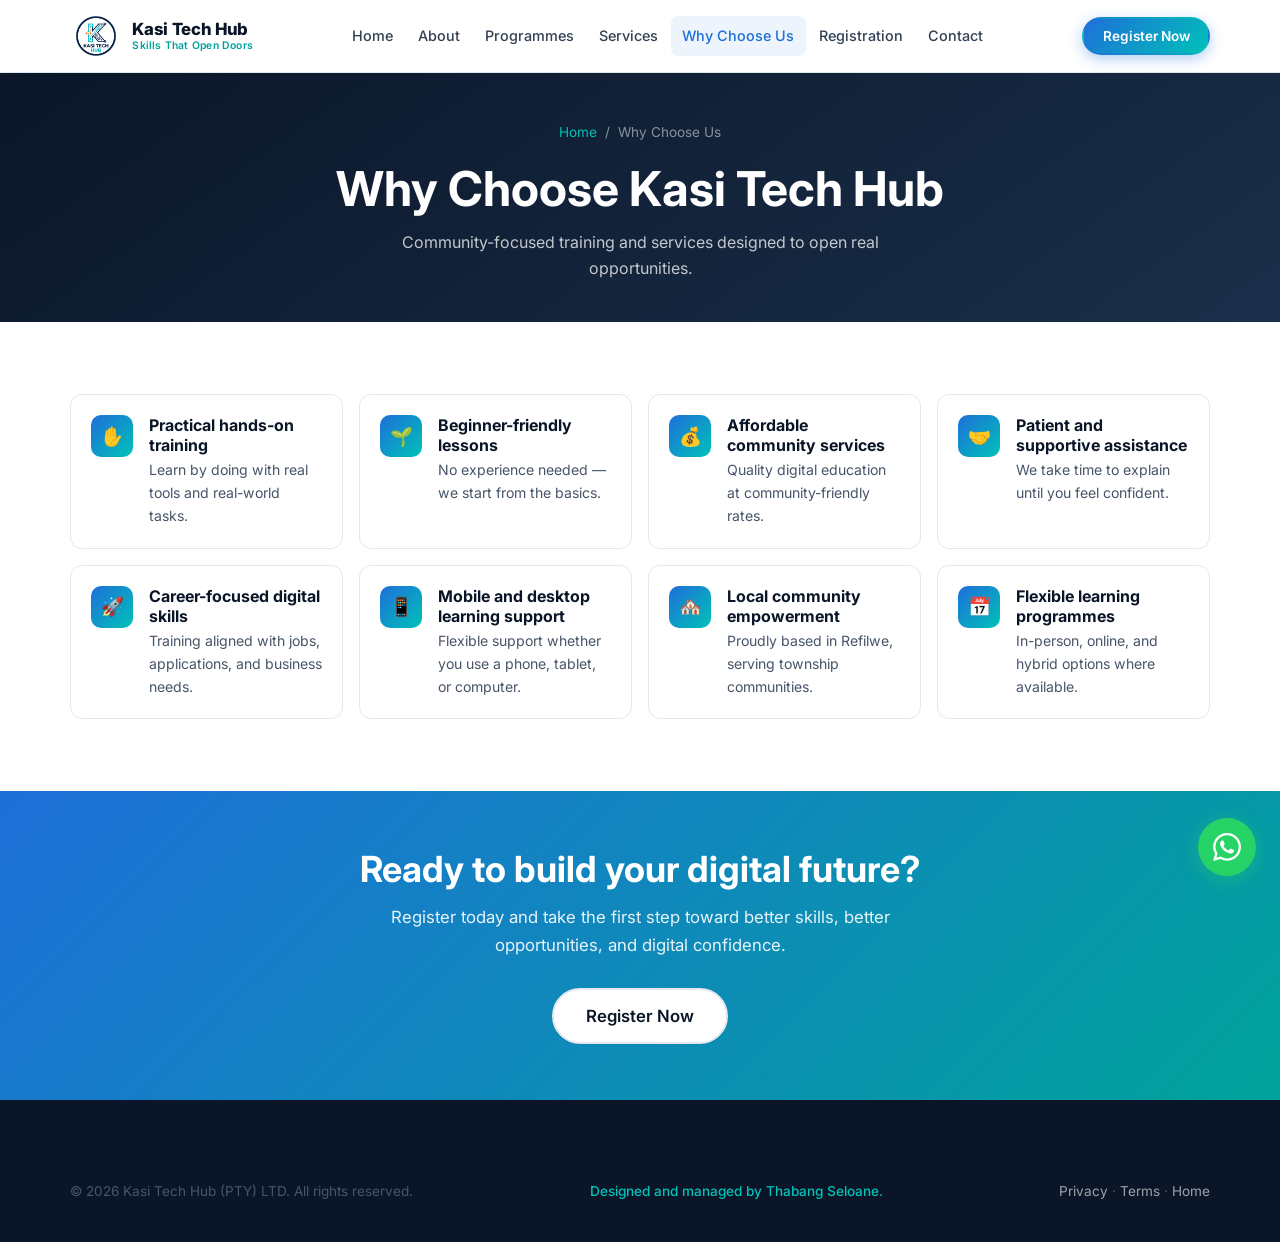
<file: why-us.html>
<!DOCTYPE html>

<html lang="en-ZA">
<head>
<meta charset="utf-8"/>
<meta content="width=device-width, initial-scale=1.0" name="viewport"/>







<link href="favicon.ico" rel="icon" type="image/x-icon"/>
<link href="https://fonts.googleapis.com" rel="preconnect"/>
<link crossorigin="" href="https://fonts.gstatic.com" rel="preconnect"/>
<link href="https://fonts.googleapis.com/css2?family=Inter:wght@400;500;600;700;800&amp;display=swap" rel="stylesheet"/>
<link href="style.css" rel="stylesheet"/>
<title>Why Choose Kasi Tech Hub | Affordable Digital Skills Training</title><meta content="Choose Kasi Tech Hub for practical, affordable and beginner-friendly digital skills training and technology support in Refilwe, Cullinan." name="description"/><meta content="best computer training Cullinan, affordable digital skills Refilwe, beginner computer classes, community technology centre Gauteng" name="keywords"/><meta content="Kasi Tech Hub (PTY) LTD" name="author"/><meta content="index, follow, max-image-preview:large, max-snippet:-1, max-video-preview:-1" name="robots"/><meta content="index, follow, max-image-preview:large, max-snippet:-1, max-video-preview:-1" name="googlebot"/><meta content="index, follow, max-image-preview:large, max-snippet:-1, max-video-preview:-1" name="bingbot"/><meta content="#0b4f9c" name="theme-color"/><meta content="ZA-GP" name="geo.region"/><meta content="Refilwe, Cullinan" name="geo.placename"/><meta content="-25.6700, 28.5200" name="ICBM"/><link href="https://kasitechhub.co.za/why-us.html" rel="canonical"/><link href="https://kasitechhub.co.za/why-us.html" hreflang="en-ZA" rel="alternate"/><link href="https://kasitechhub.co.za/why-us.html" hreflang="x-default" rel="alternate"/><meta content="website" property="og:type"/><meta content="en_ZA" property="og:locale"/><meta content="Kasi Tech Hub (PTY) LTD" property="og:site_name"/><meta content="Why Choose Kasi Tech Hub | Affordable Digital Skills Training" property="og:title"/><meta content="Choose Kasi Tech Hub for practical, affordable and beginner-friendly digital skills training and technology support in Refilwe, Cullinan." property="og:description"/><meta content="https://kasitechhub.co.za/why-us.html" property="og:url"/><meta content="https://kasitechhub.co.za/hero-image.jpg" property="og:image"/><meta content="Kasi Tech Hub digital skills training in Refilwe, Cullinan" property="og:image:alt"/><meta content="summary_large_image" name="twitter:card"/><meta content="Why Choose Kasi Tech Hub | Affordable Digital Skills Training" name="twitter:title"/><meta content="Choose Kasi Tech Hub for practical, affordable and beginner-friendly digital skills training and technology support in Refilwe, Cullinan." name="twitter:description"/><meta content="https://kasitechhub.co.za/hero-image.jpg" name="twitter:image"/><script type="application/ld+json">{
  "@context": "https://schema.org",
  "@graph": [
    {
      "@context": "https://schema.org",
      "@type": [
        "EducationalOrganization",
        "LocalBusiness"
      ],
      "@id": "https://kasitechhub.co.za/#organization",
      "name": "Kasi Tech Hub (PTY) LTD",
      "alternateName": "Kasi Tech Hub",
      "url": "https://kasitechhub.co.za",
      "logo": "https://kasitechhub.co.za/logo.png",
      "image": "https://kasitechhub.co.za/hero-image.jpg",
      "description": "Community-based digital skills training and technology solutions company in Refilwe, Cullinan.",
      "telephone": "+27799491794",
      "email": "thabangseloane97@gmail.com",
      "founder": {
        "@type": "Person",
        "name": "Thabang Seloane"
      },
      "address": {
        "@type": "PostalAddress",
        "streetAddress": "1609 10th Street",
        "addressLocality": "Refilwe",
        "addressRegion": "Gauteng",
        "postalCode": "1003",
        "addressCountry": "ZA"
      },
      "areaServed": [
        "Refilwe",
        "Cullinan",
        "Pretoria",
        "Gauteng",
        "South Africa"
      ],
      "slogan": "Skills That Open Doors",
      "priceRange": "R"
    },
    {
      "@context": "https://schema.org",
      "@type": "WebSite",
      "@id": "https://kasitechhub.co.za/#website",
      "url": "https://kasitechhub.co.za",
      "name": "Kasi Tech Hub (PTY) LTD",
      "publisher": {
        "@id": "https://kasitechhub.co.za/#organization"
      },
      "inLanguage": "en-ZA"
    },
    {
      "@context": "https://schema.org",
      "@type": "WebPage",
      "@id": "https://kasitechhub.co.za/why-us.html#webpage",
      "url": "https://kasitechhub.co.za/why-us.html",
      "name": "Why Choose Kasi Tech Hub | Affordable Digital Skills Training",
      "description": "Choose Kasi Tech Hub for practical, affordable and beginner-friendly digital skills training and technology support in Refilwe, Cullinan.",
      "isPartOf": {
        "@id": "https://kasitechhub.co.za/#website"
      },
      "about": {
        "@id": "https://kasitechhub.co.za/#organization"
      },
      "inLanguage": "en-ZA"
    },
    {
      "@context": "https://schema.org",
      "@type": "BreadcrumbList",
      "itemListElement": [
        {
          "@type": "ListItem",
          "position": 1,
          "name": "Home",
          "item": "https://kasitechhub.co.za/"
        },
        {
          "@type": "ListItem",
          "position": 2,
          "name": "Why Choose Us",
          "item": "https://kasitechhub.co.za/why-us.html"
        }
      ]
    }
  ]
}</script></head>
<body>
<a class="skip-link" href="#main">Skip to main content</a>
<header class="site-header">
<div class="container nav-wrapper">
<a aria-label="Kasi Tech Hub Home" class="logo" href="index.html">
<img alt="Kasi Tech Hub logo" class="logo-img" decoding="async" height="44" loading="lazy" src="logo.png" width="44"/>
<span class="logo-text">
<span class="logo-name">Kasi Tech Hub</span>
<span class="logo-tag">Skills That Open Doors</span>
</span>
</a>
<nav aria-label="Primary" class="nav-menu">
<a href="index.html">Home</a>
<a href="about.html">About</a>
<a href="programmes.html">Programmes</a>
<a href="services.html">Services</a>
<a class="active" href="why-us.html">Why Choose Us</a>
<a href="registration.html">Registration</a>
<a href="contact.html">Contact</a>
</nav>
<a class="btn btn-primary btn-sm nav-cta" href="registration.html">Register Now</a>
<button aria-controls="mobile-nav" aria-expanded="false" aria-label="Open menu" class="hamburger" type="button">
<span></span><span></span><span></span>
</button>
</div>
<nav aria-label="Mobile" class="mobile-nav" id="mobile-nav">
<a href="index.html">Home</a>
<a href="about.html">About</a>
<a href="programmes.html">Programmes</a>
<a href="services.html">Services</a>
<a class="active" href="why-us.html">Why Choose Us</a>
<a href="registration.html">Registration</a>
<a href="contact.html">Contact</a>
<a class="btn btn-primary" href="registration.html">Register Now</a>
</nav>
</header>
<main id="main">
<section class="page-hero">
<div class="container">
<div class="breadcrumb">
<a href="index.html">Home</a>
<span>/</span>
<span>Why Choose Us</span>
</div>
<h1>Why Choose Kasi Tech Hub</h1>
<p>Community-focused training and services designed to open real opportunities.</p>
</div>
</section>
<section class="section">
<div class="container">
<div class="benefits-grid">
<div class="benefit-item fade-up">
<div aria-hidden="true" class="benefit-icon">✋</div>
<div>
<h4>Practical hands-on training</h4>
<p>Learn by doing with real tools and real-world tasks.</p>
</div>
</div>
<div class="benefit-item fade-up">
<div aria-hidden="true" class="benefit-icon">🌱</div>
<div>
<h4>Beginner-friendly lessons</h4>
<p>No experience needed — we start from the basics.</p>
</div>
</div>
<div class="benefit-item fade-up">
<div aria-hidden="true" class="benefit-icon">💰</div>
<div>
<h4>Affordable community services</h4>
<p>Quality digital education at community-friendly rates.</p>
</div>
</div>
<div class="benefit-item fade-up">
<div aria-hidden="true" class="benefit-icon">🤝</div>
<div>
<h4>Patient and supportive assistance</h4>
<p>We take time to explain until you feel confident.</p>
</div>
</div>
<div class="benefit-item fade-up">
<div aria-hidden="true" class="benefit-icon">🚀</div>
<div>
<h4>Career-focused digital skills</h4>
<p>Training aligned with jobs, applications, and business needs.</p>
</div>
</div>
<div class="benefit-item fade-up">
<div aria-hidden="true" class="benefit-icon">📱</div>
<div>
<h4>Mobile and desktop learning support</h4>
<p>Flexible support whether you use a phone, tablet, or computer.</p>
</div>
</div>
<div class="benefit-item fade-up">
<div aria-hidden="true" class="benefit-icon">🏘️</div>
<div>
<h4>Local community empowerment</h4>
<p>Proudly based in Refilwe, serving township communities.</p>
</div>
</div>
<div class="benefit-item fade-up">
<div aria-hidden="true" class="benefit-icon">📅</div>
<div>
<h4>Flexible learning programmes</h4>
<p>In-person, online, and hybrid options where available.</p>
</div>
</div>
</div>
</div>
</section>
<section class="cta-banner">
<div class="container">
<h2>Ready to build your digital future?</h2>
<p>Register today and take the first step toward better skills, better opportunities, and digital confidence.</p>
<a class="btn btn-secondary btn-lg" href="registration.html">Register Now</a>
</div>
</section>
</main>
<footer class="site-footer">
<div class="container">
<div class="footer-bottom" style="border:none;padding:1.5rem 0;">
<p>© <span data-year="">2026</span> Kasi Tech Hub (PTY) LTD. All rights reserved.</p>
<p class="footer-credit">Designed and managed by Thabang Seloane.</p>
<p><a href="privacy.html">Privacy</a> · <a href="terms.html">Terms</a> · <a href="index.html">Home</a></p>
</div>
</div>
</footer>
<a aria-label="Chat on WhatsApp" class="whatsapp-float" href="https://wa.me/27799491794?text=Hello%20Kasi%20Tech%20Hub.%20I%20would%20like%20more%20information%20about%20your%20training%20programmes." rel="noopener noreferrer" target="_blank">
<svg aria-hidden="true" fill="currentColor" height="28" viewbox="0 0 24 24" width="28"><path d="M17.472 14.382c-.297-.149-1.758-.867-2.03-.967-.273-.099-.471-.148-.67.15-.197.297-.767.966-.94 1.164-.173.199-.347.223-.644.075-.297-.15-1.255-.463-2.39-1.475-.883-.788-1.48-1.761-1.653-2.059-.173-.297-.018-.458.13-.606.134-.133.298-.347.446-.52.149-.174.198-.298.298-.497.099-.198.05-.371-.025-.52-.075-.149-.669-1.612-.916-2.207-.242-.579-.487-.5-.669-.51-.173-.008-.371-.01-.57-.01-.198 0-.52.074-.792.372-.272.297-1.04 1.016-1.04 2.479 0 1.462 1.065 2.875 1.213 3.074.149.198 2.096 3.2 5.077 4.487.709.306 1.262.489 1.694.625.712.227 1.36.195 1.871.118.571-.085 1.758-.719 2.006-1.413.248-.694.248-1.289.173-1.413-.074-.124-.272-.198-.57-.347m-5.421 7.403h-.004a9.87 9.87 0 01-5.031-1.378l-.361-.214-3.741.982.998-3.648-.235-.374a9.86 9.86 0 01-1.51-5.26c.001-5.45 4.436-9.884 9.888-9.884 2.64 0 5.122 1.03 6.988 2.898a9.825 9.825 0 012.893 6.994c-.003 5.45-4.435 9.884-9.885 9.884m8.413-18.297A11.815 11.815 0 0012.05 0C5.495 0 .16 5.335.157 11.892c0 2.096.547 4.142 1.588 5.945L.057 24l6.305-1.654a11.882 11.882 0 005.683 1.448h.005c6.554 0 11.89-5.335 11.893-11.893a11.821 11.821 0 00-3.48-8.413z"></path></svg>
</a>
<script src="main.js"></script>
<script src="why-us.js"></script>
</body>
</html>
</file>
<file: style.css>
/* ============================================================
   KASI TECH HUB – Main Stylesheet
   Modern African technology-inspired design
   Mobile-first · Accessible · Fully responsive
   ============================================================ */

/* ---------- CSS Custom Properties ---------- */
:root {
  --navy: #0a1628;
  --navy-light: #132238;
  --navy-mid: #1a2f4a;
  --blue: #1e6fd9;
  --blue-light: #3b8aef;
  --turquoise: #00c2b8;
  --turquoise-dark: #00a39b;
  --green: #22c55e;
  --green-dark: #16a34a;
  --orange: #f97316;
  --orange-dark: #ea580c;
  --white: #ffffff;
  --off-white: #f7f9fc;
  --gray-50: #f8fafc;
  --gray-100: #f1f5f9;
  --gray-200: #e2e8f0;
  --gray-300: #cbd5e1;
  --gray-400: #94a3b8;
  --gray-500: #64748b;
  --gray-600: #475569;
  --gray-700: #334155;
  --gray-800: #1e293b;
  --gray-900: #0f172a;
  --shadow-sm: 0 1px 2px rgba(10, 22, 40, 0.05);
  --shadow: 0 4px 16px rgba(10, 22, 40, 0.08);
  --shadow-md: 0 8px 30px rgba(10, 22, 40, 0.12);
  --shadow-lg: 0 16px 48px rgba(10, 22, 40, 0.16);
  --radius: 12px;
  --radius-lg: 20px;
  --radius-full: 9999px;
  --transition: 0.3s cubic-bezier(0.4, 0, 0.2, 1);
  --font: "Inter", "Segoe UI", system-ui, -apple-system, sans-serif;
  --container: 1180px;
  --header-h: 72px;
}

/* ---------- Reset & Base ---------- */
*,
*::before,
*::after {
  box-sizing: border-box;
  margin: 0;
  padding: 0;
}

html {
  scroll-behavior: smooth;
  scroll-padding-top: var(--header-h);
  font-size: 16px;
  -webkit-text-size-adjust: 100%;
  overflow-x: hidden;
  width: 100%;
  max-width: 100vw;
}

body {
  font-family: var(--font);
  color: var(--gray-800);
  background: var(--white);
  line-height: 1.65;
  overflow-x: hidden;
  width: 100%;
  max-width: 100vw;
  min-height: 100vh;
  position: relative;
}

img {
  max-width: 100%;
  height: auto;
  display: block;
}

a {
  color: var(--blue);
  text-decoration: none;
  transition: color var(--transition);
}

a:hover {
  color: var(--turquoise-dark);
}

ul, ol {
  list-style: none;
}

button, input, select, textarea {
  font-family: inherit;
  font-size: inherit;
}

button {
  cursor: pointer;
  border: none;
  background: none;
}

/* ---------- Accessibility ---------- */
:focus-visible {
  outline: 3px solid var(--turquoise);
  outline-offset: 2px;
}

.skip-link {
  position: absolute;
  top: -100%;
  left: 1rem;
  background: var(--navy);
  color: var(--white);
  padding: 0.75rem 1.25rem;
  border-radius: var(--radius);
  z-index: 10000;
  font-weight: 600;
}

.skip-link:focus {
  top: 1rem;
}

.sr-only {
  position: absolute;
  width: 1px;
  height: 1px;
  padding: 0;
  margin: -1px;
  overflow: hidden;
  clip: rect(0, 0, 0, 0);
  white-space: nowrap;
  border: 0;
}

/* Honeypot – hidden from humans */
.hp-field {
  position: absolute;
  left: -9999px;
  opacity: 0;
  height: 0;
  width: 0;
  overflow: hidden;
  pointer-events: none;
}

/* ---------- Typography ---------- */
h1, h2, h3, h4, h5, h6 {
  color: var(--navy);
  line-height: 1.25;
  font-weight: 700;
}

h1 { font-size: clamp(1.85rem, 4.5vw, 3rem); }
h2 { font-size: clamp(1.55rem, 3.5vw, 2.25rem); }
h3 { font-size: clamp(1.15rem, 2.5vw, 1.4rem); }

p { margin-bottom: 1rem; color: var(--gray-600); }
p:last-child { margin-bottom: 0; }

.section-label {
  display: inline-block;
  font-size: 0.8rem;
  font-weight: 700;
  letter-spacing: 0.08em;
  text-transform: uppercase;
  color: var(--turquoise);
  margin-bottom: 0.6rem;
}

.section-title {
  margin-bottom: 0.75rem;
}

.section-desc {
  max-width: 640px;
  margin-bottom: 2.5rem;
  font-size: 1.05rem;
}

.text-center { text-align: center; }
.text-center .section-desc { margin-left: auto; margin-right: auto; }

/* ---------- Layout ---------- */
.container {
  width: 100%;
  max-width: var(--container);
  margin: 0 auto;
  padding: 0 1.25rem;
}

.section {
  padding: 4.5rem 0;
}

.section-alt {
  background: var(--off-white);
}

.section-dark {
  background: var(--navy);
  color: var(--white);
}

.section-dark h2,
.section-dark h3,
.section-dark .section-title {
  color: var(--white);
}

.section-dark p,
.section-dark .section-desc {
  color: rgba(255, 255, 255, 0.78);
}

.section-dark .section-label {
  color: var(--turquoise);
}

/* ---------- Buttons ---------- */
.btn {
  display: inline-flex;
  align-items: center;
  justify-content: center;
  gap: 0.5rem;
  padding: 0.85rem 1.6rem;
  border-radius: var(--radius-full);
  font-weight: 600;
  font-size: 0.95rem;
  line-height: 1.2;
  transition: all var(--transition);
  border: 2px solid transparent;
  text-align: center;
  white-space: nowrap;
  cursor: pointer;
  text-decoration: none;
}

.btn:hover { transform: translateY(-2px); }
.btn:active { transform: translateY(0); }

.btn-primary {
  background: linear-gradient(135deg, var(--blue) 0%, var(--turquoise) 100%);
  color: var(--white);
  box-shadow: 0 4px 14px rgba(30, 111, 217, 0.35);
}

.btn-primary:hover {
  color: var(--white);
  box-shadow: 0 6px 20px rgba(30, 111, 217, 0.45);
}

.btn-secondary {
  background: var(--white);
  color: var(--navy);
  border-color: var(--gray-200);
  box-shadow: var(--shadow-sm);
}

.btn-secondary:hover {
  color: var(--blue);
  border-color: var(--blue);
}

.btn-orange {
  background: var(--orange);
  color: var(--white);
  box-shadow: 0 4px 14px rgba(249, 115, 22, 0.35);
}

.btn-orange:hover {
  background: var(--orange-dark);
  color: var(--white);
}

.btn-outline {
  background: transparent;
  color: var(--white);
  border-color: rgba(255, 255, 255, 0.45);
}

.btn-outline:hover {
  background: var(--white);
  color: var(--navy);
  border-color: var(--white);
}

.btn-outline-dark {
  background: transparent;
  color: var(--navy);
  border-color: var(--navy);
}

.btn-outline-dark:hover {
  background: var(--navy);
  color: var(--white);
}

.btn-sm {
  padding: 0.55rem 1.15rem;
  font-size: 0.85rem;
}

.btn-lg {
  padding: 1rem 2rem;
  font-size: 1.05rem;
}

.btn-block {
  width: 100%;
}

.btn:disabled,
.btn.loading {
  opacity: 0.7;
  pointer-events: none;
  cursor: not-allowed;
}

.btn .spinner {
  width: 18px;
  height: 18px;
  border: 2px solid rgba(255, 255, 255, 0.3);
  border-top-color: var(--white);
  border-radius: 50%;
  animation: spin 0.7s linear infinite;
}

@keyframes spin {
  to { transform: rotate(360deg); }
}

/* ---------- Header / Navigation ---------- */
.site-header {
  position: sticky;
  top: 0;
  z-index: 1000;
  background: rgba(255, 255, 255, 0.95);
  backdrop-filter: blur(12px);
  -webkit-backdrop-filter: blur(12px);
  border-bottom: 1px solid var(--gray-200);
  transition: box-shadow var(--transition);
}

.site-header.scrolled {
  box-shadow: var(--shadow);
}

.nav-wrapper {
  display: flex;
  align-items: center;
  justify-content: space-between;
  height: var(--header-h);
  gap: 1rem;
}

.logo {
  display: flex;
  align-items: center;
  gap: 0.65rem;
  text-decoration: none;
  flex-shrink: 0;
  min-width: 0;
}

.logo-img {
  width: 60px;
  height: 60px;
  max-width: 60px;
  max-height: 60px;
  border-radius: 10px;
  object-fit: cover;
  flex-shrink: 0;
}

.logo-text {
  display: flex;
  flex-direction: column;
  line-height: 1.15;
  min-width: 0;
}

.logo-name {
  font-weight: 800;
  font-size: 1.05rem;
  color: var(--navy);
  letter-spacing: -0.02em;
  white-space: nowrap;
  overflow: hidden;
  text-overflow: ellipsis;
}

.logo-tag {
  font-size: 0.65rem;
  color: var(--turquoise-dark);
  font-weight: 600;
  letter-spacing: 0.02em;
  white-space: nowrap;
  overflow: hidden;
  text-overflow: ellipsis;
}

.nav-menu {
  display: none;
  align-items: center;
  gap: 0.15rem;
}

.nav-menu a {
  color: var(--gray-700);
  font-weight: 500;
  font-size: 0.9rem;
  padding: 0.5rem 0.7rem;
  border-radius: 8px;
  transition: all var(--transition);
}

.nav-menu a:hover,
.nav-menu a.active {
  color: var(--blue);
  background: rgba(30, 111, 217, 0.08);
}

.nav-cta {
  display: none;
}

.hamburger {
  display: flex;
  flex-direction: column;
  justify-content: center;
  gap: 5px;
  width: 42px;
  height: 42px;
  padding: 8px;
  border-radius: 8px;
  background: var(--gray-100);
  transition: background var(--transition);
  flex-shrink: 0;
}

.hamburger:hover {
  background: var(--gray-200);
}

.hamburger span {
  display: block;
  height: 2.5px;
  width: 100%;
  background: var(--navy);
  border-radius: 2px;
  transition: all var(--transition);
  transform-origin: center;
}

.hamburger.active span:nth-child(1) {
  transform: translateY(7.5px) rotate(45deg);
}

.hamburger.active span:nth-child(2) {
  opacity: 0;
  transform: scaleX(0);
}

.hamburger.active span:nth-child(3) {
  transform: translateY(-7.5px) rotate(-45deg);
}

/* Mobile nav overlay */
.mobile-nav {
  position: fixed;
  inset: var(--header-h) 0 0 0;
  background: var(--white);
  z-index: 999;
  padding: 1.5rem;
  transform: translateX(100%);
  transition: transform 0.35s cubic-bezier(0.4, 0, 0.2, 1);
  overflow-y: auto;
  display: flex;
  flex-direction: column;
  gap: 0.35rem;
}

.mobile-nav.open {
  transform: translateX(0);
}

.mobile-nav a {
  display: block;
  padding: 0.95rem 1rem;
  color: var(--gray-800);
  font-weight: 600;
  font-size: 1.1rem;
  border-radius: var(--radius);
  border-bottom: 1px solid var(--gray-100);
}

.mobile-nav a:hover,
.mobile-nav a.active {
  color: var(--blue);
  background: var(--gray-50);
}

.mobile-nav .btn {
  margin-top: 1rem;
  width: 100%;
}

body.nav-open {
  overflow: hidden;
  position: fixed;
  width: 100%;
}

/* ---------- Hero ---------- */
.hero {
  position: relative;
  background: linear-gradient(145deg, var(--navy) 0%, var(--navy-mid) 55%, #0d3a5c 100%);
  color: var(--white);
  padding: 3.5rem 0 4rem;
  overflow: hidden;
}

.hero::before {
  content: "";
  position: absolute;
  inset: 0;
  background:
    radial-gradient(ellipse 60% 50% at 80% 20%, rgba(0, 194, 184, 0.18) 0%, transparent 60%),
    radial-gradient(ellipse 40% 40% at 10% 80%, rgba(30, 111, 217, 0.25) 0%, transparent 55%);
  pointer-events: none;
}

.hero-grid {
  position: relative;
  display: grid;
  gap: 2.5rem;
  align-items: center;
}

.hero-content {
  z-index: 1;
}

.hero-badge {
  display: inline-flex;
  align-items: center;
  gap: 0.4rem;
  background: rgba(0, 194, 184, 0.15);
  border: 1px solid rgba(0, 194, 184, 0.35);
  color: var(--turquoise);
  padding: 0.4rem 0.9rem;
  border-radius: var(--radius-full);
  font-size: 0.8rem;
  font-weight: 600;
  margin-bottom: 1.25rem;
}

.hero h1 {
  color: var(--white);
  margin-bottom: 1rem;
  letter-spacing: -0.02em;
}

.hero h1 span {
  background: linear-gradient(90deg, var(--turquoise), #7dd3fc);
  -webkit-background-clip: text;
  -webkit-text-fill-color: transparent;
  background-clip: text;
}

.hero-desc {
  color: rgba(255, 255, 255, 0.82);
  font-size: 1.08rem;
  max-width: 540px;
  margin-bottom: 1.75rem;
}

.hero-slogan {
  color: var(--turquoise);
  font-weight: 600;
  font-size: 0.95rem;
  margin-bottom: 1.5rem;
  font-style: italic;
}

.hero-actions {
  display: flex;
  flex-wrap: wrap;
  gap: 0.75rem;
  margin-bottom: 2rem;
}

.hero-meta {
  display: flex;
  flex-wrap: wrap;
  gap: 1.5rem;
  padding-top: 1.25rem;
  border-top: 1px solid rgba(255, 255, 255, 0.12);
}

.hero-meta-item {
  display: flex;
  flex-direction: column;
}

.hero-meta-item strong {
  font-size: 1.35rem;
  color: var(--turquoise);
  font-weight: 800;
}

.hero-meta-item span {
  font-size: 0.8rem;
  color: rgba(255, 255, 255, 0.65);
}

.hero-image-wrap {
  position: relative;
  border-radius: var(--radius-lg);
  overflow: hidden;
  box-shadow: var(--shadow-lg);
  border: 3px solid rgba(255, 255, 255, 0.1);
}

.hero-image-wrap img {
  width: 100%;
  height: 100%;
  object-fit: cover;
  aspect-ratio: 4 / 3;
}

.hero-image-badge {
  position: absolute;
  bottom: 1rem;
  left: 1rem;
  right: 1rem;
  background: rgba(10, 22, 40, 0.85);
  backdrop-filter: blur(8px);
  color: var(--white);
  padding: 0.85rem 1rem;
  border-radius: var(--radius);
  font-size: 0.85rem;
  font-weight: 500;
}

/* ---------- Cards Grid ---------- */
.cards-grid {
  display: grid;
  gap: 1.5rem;
}

.card {
  background: var(--white);
  border-radius: var(--radius-lg);
  border: 1px solid var(--gray-200);
  padding: 1.75rem;
  transition: all var(--transition);
  box-shadow: var(--shadow-sm);
  display: flex;
  flex-direction: column;
  height: 100%;
}

.card:hover {
  transform: translateY(-4px);
  box-shadow: var(--shadow-md);
  border-color: rgba(0, 194, 184, 0.35);
}

.card-icon {
  width: 52px;
  height: 52px;
  border-radius: 14px;
  display: flex;
  align-items: center;
  justify-content: center;
  font-size: 1.5rem;
  margin-bottom: 1.1rem;
  flex-shrink: 0;
}

.card-icon.blue { background: rgba(30, 111, 217, 0.12); }
.card-icon.turquoise { background: rgba(0, 194, 184, 0.12); }
.card-icon.orange { background: rgba(249, 115, 22, 0.12); }
.card-icon.green { background: rgba(34, 197, 94, 0.12); }
.card-icon.navy { background: rgba(10, 22, 40, 0.08); }

.card h3 {
  margin-bottom: 0.6rem;
  font-size: 1.15rem;
}

.card p {
  font-size: 0.95rem;
  flex-grow: 1;
}

.card ul {
  margin: 0.5rem 0 1.25rem;
  flex-grow: 1;
}

.card ul li {
  position: relative;
  padding-left: 1.25rem;
  margin-bottom: 0.4rem;
  font-size: 0.9rem;
  color: var(--gray-600);
}

.card ul li::before {
  content: "✓";
  position: absolute;
  left: 0;
  color: var(--turquoise);
  font-weight: 700;
  font-size: 0.85rem;
}

.card .btn {
  margin-top: auto;
  align-self: flex-start;
}

/* ---------- About ---------- */
.about-grid {
  display: grid;
  gap: 2.5rem;
  align-items: start;
}

.about-content p {
  font-size: 1.02rem;
}

.mv-cards {
  display: grid;
  gap: 1.25rem;
}

.mv-card {
  background: var(--white);
  border-radius: var(--radius);
  padding: 1.5rem;
  border-left: 4px solid var(--turquoise);
  box-shadow: var(--shadow);
}

.mv-card.vision {
  border-left-color: var(--orange);
}

.mv-card h3 {
  display: flex;
  align-items: center;
  gap: 0.5rem;
  margin-bottom: 0.5rem;
  font-size: 1.1rem;
}

.mv-card p {
  font-size: 0.95rem;
  margin: 0;
}

.values-list {
  display: flex;
  flex-wrap: wrap;
  gap: 0.5rem;
  margin-top: 1.5rem;
}

.value-tag {
  background: rgba(30, 111, 217, 0.08);
  color: var(--blue);
  padding: 0.4rem 0.9rem;
  border-radius: var(--radius-full);
  font-size: 0.85rem;
  font-weight: 600;
}

/* ---------- Stats ---------- */
.stats-bar {
  background: linear-gradient(135deg, var(--navy) 0%, var(--navy-mid) 100%);
  padding: 3rem 0;
}

.stats-grid {
  display: grid;
  grid-template-columns: repeat(2, 1fr);
  gap: 1.5rem;
  text-align: center;
}

.stat-item {
  padding: 1rem;
}

.stat-number {
  font-size: clamp(1.8rem, 4vw, 2.5rem);
  font-weight: 800;
  color: var(--turquoise);
  line-height: 1.1;
  margin-bottom: 0.35rem;
}

.stat-label {
  color: rgba(255, 255, 255, 0.75);
  font-size: 0.9rem;
  font-weight: 500;
}

/* ---------- Why Choose Us ---------- */
.benefits-grid {
  display: grid;
  gap: 1rem;
}

.benefit-item {
  display: flex;
  align-items: flex-start;
  gap: 1rem;
  background: var(--white);
  padding: 1.25rem;
  border-radius: var(--radius);
  border: 1px solid var(--gray-200);
  transition: all var(--transition);
}

.benefit-item:hover {
  border-color: var(--turquoise);
  box-shadow: var(--shadow);
}

.benefit-icon {
  width: 42px;
  height: 42px;
  border-radius: 10px;
  background: linear-gradient(135deg, var(--blue), var(--turquoise));
  color: var(--white);
  display: flex;
  align-items: center;
  justify-content: center;
  font-size: 1.15rem;
  flex-shrink: 0;
}

.benefit-item h4 {
  font-size: 1rem;
  margin-bottom: 0.2rem;
  color: var(--navy);
}

.benefit-item p {
  font-size: 0.88rem;
  margin: 0;
}

/* ---------- Forms ---------- */
.form-card {
  background: var(--white);
  border-radius: var(--radius-lg);
  border: 1px solid var(--gray-200);
  padding: 2rem 1.5rem;
  box-shadow: var(--shadow);
}

.form-grid {
  display: grid;
  gap: 1.15rem;
}

.form-row {
  display: grid;
  gap: 1.15rem;
}

.form-group {
  display: flex;
  flex-direction: column;
  gap: 0.4rem;
}

.form-group label {
  font-weight: 600;
  font-size: 0.9rem;
  color: var(--gray-700);
}

.form-group label .req {
  color: var(--orange);
  margin-left: 2px;
}

.form-group input,
.form-group select,
.form-group textarea {
  padding: 0.8rem 1rem;
  border: 1.5px solid var(--gray-300);
  border-radius: 10px;
  background: var(--white);
  color: var(--gray-800);
  transition: border-color var(--transition), box-shadow var(--transition);
  width: 100%;
  appearance: none;
  -webkit-appearance: none;
}

.form-group select {
  background-image: url("data:image/svg+xml,%3Csvg xmlns='http://www.w3.org/2000/svg' width='12' height='8' fill='none'%3E%3Cpath d='M1 1.5l5 5 5-5' stroke='%2364748b' stroke-width='1.5' stroke-linecap='round' stroke-linejoin='round'/%3E%3C/svg%3E");
  background-repeat: no-repeat;
  background-position: right 1rem center;
  padding-right: 2.5rem;
}

.form-group input:focus,
.form-group select:focus,
.form-group textarea:focus {
  outline: none;
  border-color: var(--blue);
  box-shadow: 0 0 0 3px rgba(30, 111, 217, 0.15);
}

.form-group input.error,
.form-group select.error,
.form-group textarea.error {
  border-color: #ef4444;
  box-shadow: 0 0 0 3px rgba(239, 68, 68, 0.12);
}

.form-group .field-error {
  color: #ef4444;
  font-size: 0.8rem;
  font-weight: 500;
  display: none;
}

.form-group .field-error.show {
  display: block;
}

.form-group textarea {
  min-height: 110px;
  resize: vertical;
}

.checkbox-group {
  display: flex;
  align-items: flex-start;
  gap: 0.75rem;
  padding: 1rem;
  background: var(--gray-50);
  border-radius: var(--radius);
  border: 1.5px solid var(--gray-200);
}

.checkbox-group input[type="checkbox"] {
  width: 20px;
  height: 20px;
  margin-top: 2px;
  accent-color: var(--blue);
  flex-shrink: 0;
  cursor: pointer;
}

.checkbox-group label {
  font-size: 0.9rem;
  font-weight: 500;
  color: var(--gray-700);
  cursor: pointer;
  line-height: 1.45;
}

.form-actions {
  margin-top: 0.5rem;
}

/* Form alerts */
.alert {
  padding: 1rem 1.25rem;
  border-radius: var(--radius);
  font-size: 0.95rem;
  font-weight: 500;
  margin-bottom: 1.25rem;
  display: none;
  align-items: flex-start;
  gap: 0.65rem;
  line-height: 1.5;
}

.alert.show {
  display: flex;
}

.alert-success {
  background: rgba(34, 197, 94, 0.1);
  border: 1px solid rgba(34, 197, 94, 0.35);
  color: #15803d;
}

.alert-error {
  background: rgba(239, 68, 68, 0.1);
  border: 1px solid rgba(239, 68, 68, 0.35);
  color: #b91c1c;
}

.alert-info {
  background: rgba(30, 111, 217, 0.1);
  border: 1px solid rgba(30, 111, 217, 0.3);
  color: #1d4ed8;
}

.ref-number {
  font-weight: 800;
  font-size: 1.1rem;
  color: var(--navy);
  letter-spacing: 0.04em;
}

/* ---------- Testimonials ---------- */
.testimonials-grid {
  display: grid;
  gap: 1.5rem;
}

.testimonial-card {
  background: var(--white);
  border-radius: var(--radius-lg);
  padding: 1.75rem;
  border: 1px solid var(--gray-200);
  box-shadow: var(--shadow-sm);
  position: relative;
}

.testimonial-card::before {
  content: "\201C";
  font-size: 4rem;
  color: var(--turquoise);
  opacity: 0.3;
  position: absolute;
  top: 0.5rem;
  left: 1.25rem;
  line-height: 1;
  font-family: Georgia, serif;
}

.testimonial-text {
  font-style: italic;
  color: var(--gray-700);
  margin-bottom: 1.25rem;
  position: relative;
  z-index: 1;
  padding-top: 1rem;
}

.testimonial-author {
  display: flex;
  align-items: center;
  gap: 0.75rem;
}

.author-avatar {
  width: 44px;
  height: 44px;
  border-radius: 50%;
  background: linear-gradient(135deg, var(--blue), var(--turquoise));
  color: var(--white);
  display: flex;
  align-items: center;
  justify-content: center;
  font-weight: 700;
  font-size: 0.95rem;
}

.author-info strong {
  display: block;
  color: var(--navy);
  font-size: 0.95rem;
}

.author-info span {
  font-size: 0.8rem;
  color: var(--gray-500);
}

.sample-badge {
  display: inline-block;
  background: var(--gray-100);
  color: var(--gray-500);
  font-size: 0.7rem;
  font-weight: 600;
  padding: 0.2rem 0.55rem;
  border-radius: var(--radius-full);
  text-transform: uppercase;
  letter-spacing: 0.04em;
  margin-top: 0.35rem;
}

/* ---------- FAQ Accordion ---------- */
.faq-list {
  max-width: 780px;
  margin: 0 auto;
  display: flex;
  flex-direction: column;
  gap: 0.75rem;
}

.faq-item {
  background: var(--white);
  border: 1px solid var(--gray-200);
  border-radius: var(--radius);
  overflow: hidden;
  transition: box-shadow var(--transition);
}

.faq-item.active {
  box-shadow: var(--shadow);
  border-color: rgba(0, 194, 184, 0.4);
}

.faq-question {
  width: 100%;
  display: flex;
  align-items: center;
  justify-content: space-between;
  gap: 1rem;
  padding: 1.15rem 1.35rem;
  text-align: left;
  font-weight: 600;
  font-size: 1rem;
  color: var(--navy);
  background: transparent;
  transition: background var(--transition);
}

.faq-question:hover {
  background: var(--gray-50);
}

.faq-icon {
  width: 28px;
  height: 28px;
  border-radius: 50%;
  background: var(--gray-100);
  display: flex;
  align-items: center;
  justify-content: center;
  flex-shrink: 0;
  transition: all var(--transition);
  font-size: 1.1rem;
  color: var(--blue);
  font-weight: 700;
}

.faq-item.active .faq-icon {
  background: var(--turquoise);
  color: var(--white);
  transform: rotate(45deg);
}

.faq-answer {
  max-height: 0;
  overflow: hidden;
  transition: max-height 0.35s ease, padding 0.35s ease;
}

.faq-item.active .faq-answer {
  max-height: 300px;
}

.faq-answer-inner {
  padding: 0 1.35rem 1.25rem;
  color: var(--gray-600);
  font-size: 0.95rem;
}

/* ---------- Contact ---------- */
.contact-grid {
  display: grid;
  gap: 2.5rem;
}

.contact-info-card {
  background: linear-gradient(145deg, var(--navy) 0%, var(--navy-mid) 100%);
  color: var(--white);
  border-radius: var(--radius-lg);
  padding: 2rem;
}

.contact-info-card h3 {
  color: var(--white);
  margin-bottom: 0.5rem;
}

.contact-info-card > p {
  color: rgba(255, 255, 255, 0.7);
  margin-bottom: 1.75rem;
}

.contact-detail {
  display: flex;
  align-items: flex-start;
  gap: 0.9rem;
  margin-bottom: 1.25rem;
}

.contact-detail-icon {
  width: 42px;
  height: 42px;
  border-radius: 10px;
  background: rgba(0, 194, 184, 0.15);
  display: flex;
  align-items: center;
  justify-content: center;
  font-size: 1.15rem;
  flex-shrink: 0;
}

.contact-detail strong {
  display: block;
  font-size: 0.8rem;
  text-transform: uppercase;
  letter-spacing: 0.05em;
  color: var(--turquoise);
  margin-bottom: 0.2rem;
}

.contact-detail a,
.contact-detail span {
  color: rgba(255, 255, 255, 0.9);
  font-size: 0.95rem;
}

.contact-detail a:hover {
  color: var(--turquoise);
}

.contact-actions {
  display: flex;
  flex-wrap: wrap;
  gap: 0.65rem;
  margin-top: 1.75rem;
}

.hours-box {
  margin-top: 1.5rem;
  padding-top: 1.5rem;
  border-top: 1px solid rgba(255, 255, 255, 0.12);
}

.hours-box h4 {
  color: var(--white);
  font-size: 0.95rem;
  margin-bottom: 0.6rem;
}

.hours-box p {
  color: rgba(255, 255, 255, 0.7);
  font-size: 0.9rem;
  margin-bottom: 0.3rem;
}

/* ---------- CTA Banner ---------- */
.cta-banner {
  background: linear-gradient(135deg, var(--blue) 0%, var(--turquoise-dark) 100%);
  padding: 3.5rem 0;
  text-align: center;
  color: var(--white);
}

.cta-banner h2 {
  color: var(--white);
  margin-bottom: 0.75rem;
}

.cta-banner p {
  color: rgba(255, 255, 255, 0.9);
  max-width: 560px;
  margin: 0 auto 1.75rem;
  font-size: 1.05rem;
}

.cta-banner .btn-secondary:hover {
  background: var(--navy);
  color: var(--white);
  border-color: var(--navy);
}

/* ---------- Footer ---------- */
.site-footer {
  background: var(--navy);
  color: rgba(255, 255, 255, 0.75);
  padding: 3.5rem 0 0;
}

.footer-grid {
  display: grid;
  gap: 2.5rem;
  padding-bottom: 2.5rem;
  border-bottom: 1px solid rgba(255, 255, 255, 0.1);
}

.footer-brand .logo-name {
  color: var(--white);
}

.footer-brand p {
  color: rgba(255, 255, 255, 0.65);
  font-size: 0.9rem;
  margin-top: 0.85rem;
  max-width: 280px;
}

.footer-col h4 {
  color: var(--white);
  font-size: 0.95rem;
  margin-bottom: 1rem;
  letter-spacing: 0.02em;
}

.footer-col ul li {
  margin-bottom: 0.5rem;
}

.footer-col a {
  color: rgba(255, 255, 255, 0.65);
  font-size: 0.9rem;
  transition: color var(--transition);
}

.footer-col a:hover {
  color: var(--turquoise);
}

.social-links {
  display: flex;
  gap: 0.65rem;
  margin-top: 1.25rem;
}

.social-link {
  width: 40px;
  height: 40px;
  border-radius: 10px;
  background: rgba(255, 255, 255, 0.08);
  display: flex;
  align-items: center;
  justify-content: center;
  color: var(--white);
  font-size: 1.1rem;
  transition: all var(--transition);
}

.social-link:hover {
  background: var(--turquoise);
  color: var(--white);
  transform: translateY(-2px);
}

.footer-bottom {
  padding: 1.5rem 0;
  display: flex;
  flex-direction: column;
  gap: 0.5rem;
  text-align: center;
  font-size: 0.85rem;
  color: rgba(255, 255, 255, 0.5);
}

.footer-bottom a {
  color: rgba(255, 255, 255, 0.6);
}

.footer-bottom a:hover {
  color: var(--turquoise);
}

.footer-credit {
  color: var(--turquoise);
  font-weight: 500;
}

/* ---------- Floating WhatsApp ---------- */
.whatsapp-float {
  position: fixed;
  bottom: 1.5rem;
  right: 1.5rem;
  z-index: 900;
  width: 58px;
  height: 58px;
  border-radius: 50%;
  background: #25d366;
  color: var(--white);
  display: flex;
  align-items: center;
  justify-content: center;
  box-shadow: 0 4px 20px rgba(37, 211, 102, 0.45);
  transition: all var(--transition);
  font-size: 1.75rem;
  text-decoration: none;
}

.whatsapp-float:hover {
  transform: scale(1.08);
  box-shadow: 0 6px 28px rgba(37, 211, 102, 0.55);
  color: var(--white);
}

.whatsapp-float::after {
  content: "";
  position: absolute;
  inset: -4px;
  border-radius: 50%;
  border: 2px solid #25d366;
  animation: pulse-ring 2s ease-out infinite;
  opacity: 0;
}

@keyframes pulse-ring {
  0% { transform: scale(0.9); opacity: 0.6; }
  100% { transform: scale(1.3); opacity: 0; }
}

/* ---------- Page Hero (inner pages) ---------- */
.page-hero {
  background: linear-gradient(145deg, var(--navy) 0%, var(--navy-mid) 100%);
  color: var(--white);
  padding: 3rem 0 2.5rem;
  text-align: center;
}

.page-hero h1 {
  color: var(--white);
  margin-bottom: 0.6rem;
}

.page-hero p {
  color: rgba(255, 255, 255, 0.75);
  max-width: 560px;
  margin: 0 auto;
}

.breadcrumb {
  display: flex;
  justify-content: center;
  gap: 0.5rem;
  margin-bottom: 1rem;
  font-size: 0.85rem;
}

.breadcrumb a {
  color: var(--turquoise);
}

.breadcrumb span {
  color: rgba(255, 255, 255, 0.5);
}

/* ---------- Legal pages ---------- */
.legal-content {
  max-width: 780px;
  margin: 0 auto;
}

.legal-content h2 {
  font-size: 1.3rem;
  margin: 2rem 0 0.75rem;
  padding-top: 0.5rem;
}

.legal-content h3 {
  font-size: 1.05rem;
  margin: 1.5rem 0 0.5rem;
}

.legal-content p,
.legal-content li {
  color: var(--gray-600);
  font-size: 0.98rem;
}

.legal-content ul {
  list-style: disc;
  padding-left: 1.5rem;
  margin-bottom: 1rem;
}

.legal-content ul li {
  margin-bottom: 0.4rem;
}

.legal-content a {
  color: var(--blue);
  text-decoration: underline;
}

/* ---------- Admin Dashboard ---------- */
.admin-login {
  min-height: calc(100vh - var(--header-h));
  display: flex;
  align-items: center;
  justify-content: center;
  padding: 2rem 1rem;
  background: var(--off-white);
}

.login-card {
  background: var(--white);
  border-radius: var(--radius-lg);
  padding: 2.5rem 2rem;
  box-shadow: var(--shadow-md);
  width: 100%;
  max-width: 420px;
  border: 1px solid var(--gray-200);
}

.login-card h1 {
  font-size: 1.5rem;
  margin-bottom: 0.4rem;
  text-align: center;
}

.login-card > p {
  text-align: center;
  margin-bottom: 1.75rem;
  font-size: 0.9rem;
}

.admin-panel {
  display: none;
  padding: 2rem 0 4rem;
  background: var(--off-white);
  min-height: calc(100vh - var(--header-h));
}

.admin-panel.active {
  display: block;
}

.admin-toolbar {
  display: flex;
  flex-wrap: wrap;
  gap: 0.75rem;
  margin-bottom: 1.5rem;
  align-items: center;
}

.admin-toolbar input,
.admin-toolbar select {
  padding: 0.65rem 0.9rem;
  border: 1.5px solid var(--gray-300);
  border-radius: 10px;
  background: var(--white);
  min-width: 0;
  flex: 1 1 160px;
}

.admin-stats {
  display: grid;
  grid-template-columns: repeat(2, 1fr);
  gap: 1rem;
  margin-bottom: 1.75rem;
}

.admin-stat-card {
  background: var(--white);
  border-radius: var(--radius);
  padding: 1.25rem;
  border: 1px solid var(--gray-200);
  text-align: center;
}

.admin-stat-card strong {
  display: block;
  font-size: 1.75rem;
  color: var(--blue);
  font-weight: 800;
}

.admin-stat-card span {
  font-size: 0.85rem;
  color: var(--gray-500);
}

.table-wrap {
  overflow-x: auto;
  background: var(--white);
  border-radius: var(--radius);
  border: 1px solid var(--gray-200);
  box-shadow: var(--shadow-sm);
}

.admin-table {
  width: 100%;
  border-collapse: collapse;
  font-size: 0.88rem;
  min-width: 700px;
}

.admin-table th {
  background: var(--navy);
  color: var(--white);
  padding: 0.85rem 1rem;
  text-align: left;
  font-weight: 600;
  white-space: nowrap;
}

.admin-table td {
  padding: 0.8rem 1rem;
  border-bottom: 1px solid var(--gray-100);
  color: var(--gray-700);
  vertical-align: middle;
}

.admin-table tr:hover td {
  background: var(--gray-50);
}

.status-badge {
  display: inline-block;
  padding: 0.25rem 0.65rem;
  border-radius: var(--radius-full);
  font-size: 0.75rem;
  font-weight: 700;
  text-transform: uppercase;
  letter-spacing: 0.03em;
}

.status-new { background: rgba(30, 111, 217, 0.12); color: var(--blue); }
.status-contacted { background: rgba(249, 115, 22, 0.12); color: var(--orange-dark); }
.status-accepted { background: rgba(0, 194, 184, 0.12); color: var(--turquoise-dark); }
.status-completed { background: rgba(34, 197, 94, 0.12); color: var(--green-dark); }
.status-cancelled { background: rgba(239, 68, 68, 0.12); color: #b91c1c; }

.btn-icon {
  width: 34px;
  height: 34px;
  border-radius: 8px;
  display: inline-flex;
  align-items: center;
  justify-content: center;
  background: var(--gray-100);
  color: var(--gray-700);
  font-size: 0.9rem;
  transition: all var(--transition);
  margin-right: 0.25rem;
}

.btn-icon:hover {
  background: var(--blue);
  color: var(--white);
}

.btn-icon.danger:hover {
  background: #ef4444;
}

/* Modal */
.modal-overlay {
  position: fixed;
  inset: 0;
  background: rgba(10, 22, 40, 0.6);
  z-index: 2000;
  display: none;
  align-items: center;
  justify-content: center;
  padding: 1rem;
  backdrop-filter: blur(4px);
}

.modal-overlay.open {
  display: flex;
}

.modal {
  background: var(--white);
  border-radius: var(--radius-lg);
  max-width: 600px;
  width: 100%;
  max-height: 90vh;
  overflow-y: auto;
  box-shadow: var(--shadow-lg);
}

.modal-header {
  display: flex;
  align-items: center;
  justify-content: space-between;
  padding: 1.25rem 1.5rem;
  border-bottom: 1px solid var(--gray-200);
  position: sticky;
  top: 0;
  background: var(--white);
  z-index: 1;
}

.modal-header h3 {
  font-size: 1.15rem;
}

.modal-close {
  width: 36px;
  height: 36px;
  border-radius: 8px;
  background: var(--gray-100);
  font-size: 1.25rem;
  display: flex;
  align-items: center;
  justify-content: center;
  color: var(--gray-700);
}

.modal-close:hover {
  background: var(--gray-200);
}

.modal-body {
  padding: 1.5rem;
}

.detail-row {
  display: grid;
  grid-template-columns: 140px 1fr;
  gap: 0.5rem;
  padding: 0.55rem 0;
  border-bottom: 1px solid var(--gray-100);
  font-size: 0.9rem;
}

.detail-row dt {
  font-weight: 600;
  color: var(--gray-500);
}

.detail-row dd {
  color: var(--gray-800);
  word-break: break-word;
}

.modal-footer {
  padding: 1rem 1.5rem;
  border-top: 1px solid var(--gray-200);
  display: flex;
  flex-wrap: wrap;
  gap: 0.65rem;
  justify-content: flex-end;
}

.empty-state {
  text-align: center;
  padding: 3rem 1.5rem;
  color: var(--gray-500);
}

.empty-state p {
  margin-top: 0.5rem;
}

/* ---------- Animations ---------- */
.fade-up {
  opacity: 0;
  transform: translateY(24px);
  transition: opacity 0.6s ease, transform 0.6s ease;
}

.fade-up.visible {
  opacity: 1;
  transform: translateY(0);
}

/* ---------- Responsive breakpoints ---------- */

/* Mobile (default up to 639px handled by base styles above).
   Explicit mobile-range rules for header/logo/nav layering. */
@media (max-width: 899px) {
  .site-header {
    z-index: 99;
  }

  .nav-wrapper {
    z-index: 99;
  }

  .hamburger {
    z-index: 99;
  }

  .mobile-nav {
    z-index: 99;
  }

  .logo-img {
    width: 46px;
    height: 46px;
    max-width: 46px;
    max-height: 46px;
  }

  .logo-name {
    font-size: 0.95rem;
    max-width: 42vw;
  }

  .logo-tag {
    max-width: 42vw;
  }

  .nav-wrapper {
    padding-left: 0;
    padding-right: 0;
    flex-wrap: nowrap;
  }
}

@media (min-width: 640px) {
  .cards-grid {
    grid-template-columns: repeat(2, 1fr);
  }

  .form-row.cols-2 {
    grid-template-columns: 1fr 1fr;
  }

  .benefits-grid {
    grid-template-columns: repeat(2, 1fr);
  }

  .testimonials-grid {
    grid-template-columns: repeat(2, 1fr);
  }

  .stats-grid {
    grid-template-columns: repeat(4, 1fr);
  }

  .admin-stats {
    grid-template-columns: repeat(4, 1fr);
  }

  .footer-grid {
    grid-template-columns: 1fr 1fr;
  }
}

@media (min-width: 900px) {
  .nav-menu {
    display: flex;
  }

  .nav-cta {
    display: inline-flex;
  }

  .hamburger {
    display: none;
  }

  .logo-img {
    width: 52px;
    height: 52px;
    max-width: 52px;
    max-height: 52px;
  }

  .logo-name {
    font-size: 1.05rem;
    max-width: none;
  }

  .logo-tag {
    max-width: none;
  }

  .hero-grid {
    grid-template-columns: 1.1fr 0.9fr;
    gap: 3rem;
  }

  .about-grid {
    grid-template-columns: 1.2fr 0.8fr;
    gap: 3rem;
  }

  .cards-grid.cols-3 {
    grid-template-columns: repeat(3, 1fr);
  }

  .cards-grid.cols-4 {
    grid-template-columns: repeat(4, 1fr);
  }

  .contact-grid {
    grid-template-columns: 1fr 1.1fr;
    align-items: start;
  }

  .footer-grid {
    grid-template-columns: 1.4fr 1fr 1fr 1fr;
  }

  .footer-bottom {
    flex-direction: row;
    justify-content: space-between;
    text-align: left;
  }

  .form-row.cols-3 {
    grid-template-columns: 1fr 1fr 1fr;
  }

  .benefits-grid {
    grid-template-columns: repeat(2, 1fr);
  }

  .testimonials-grid {
    grid-template-columns: repeat(3, 1fr);
  }
}

@media (min-width: 1100px) {
  .cards-grid.cols-4 {
    grid-template-columns: repeat(4, 1fr);
  }

  .benefits-grid {
    grid-template-columns: repeat(4, 1fr);
  }
}

/* Print */
@media print {
  .site-header,
  .whatsapp-float,
  .hamburger,
  .mobile-nav {
    display: none !important;
  }
}
</file>
